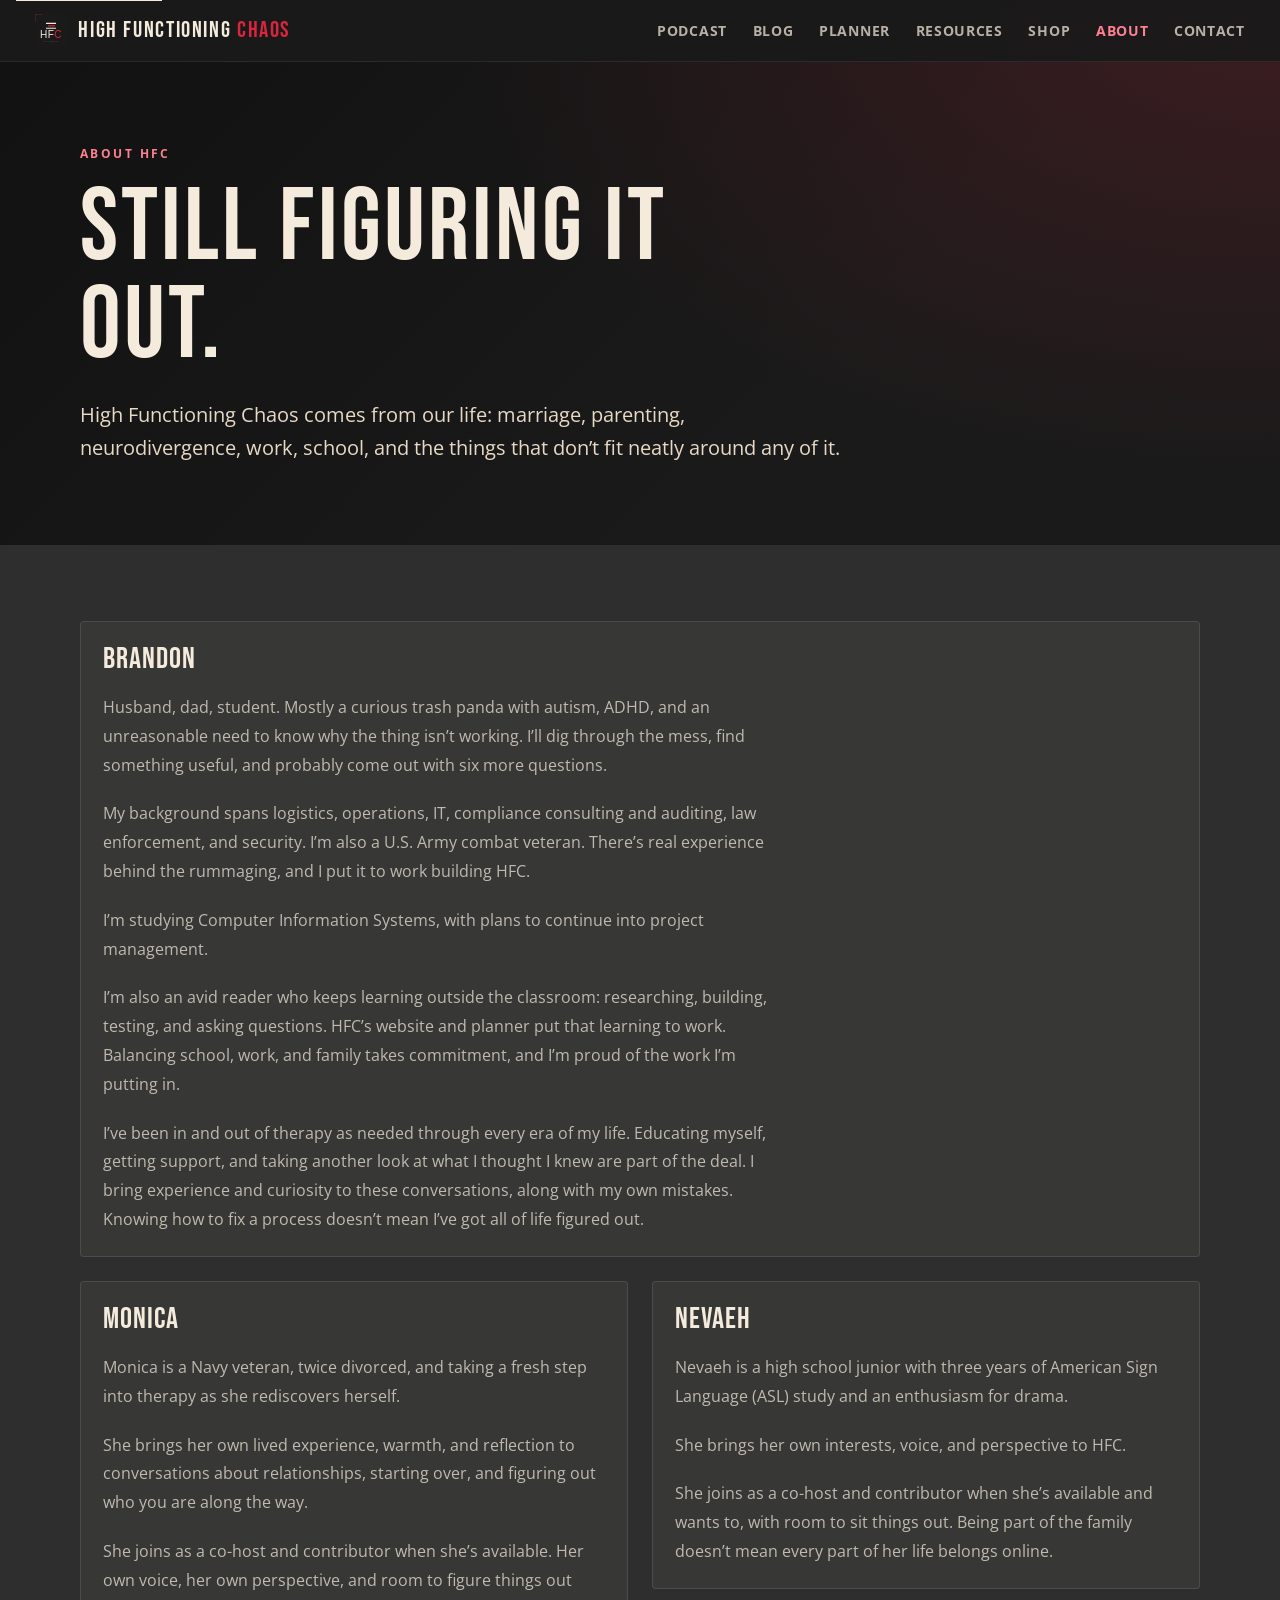
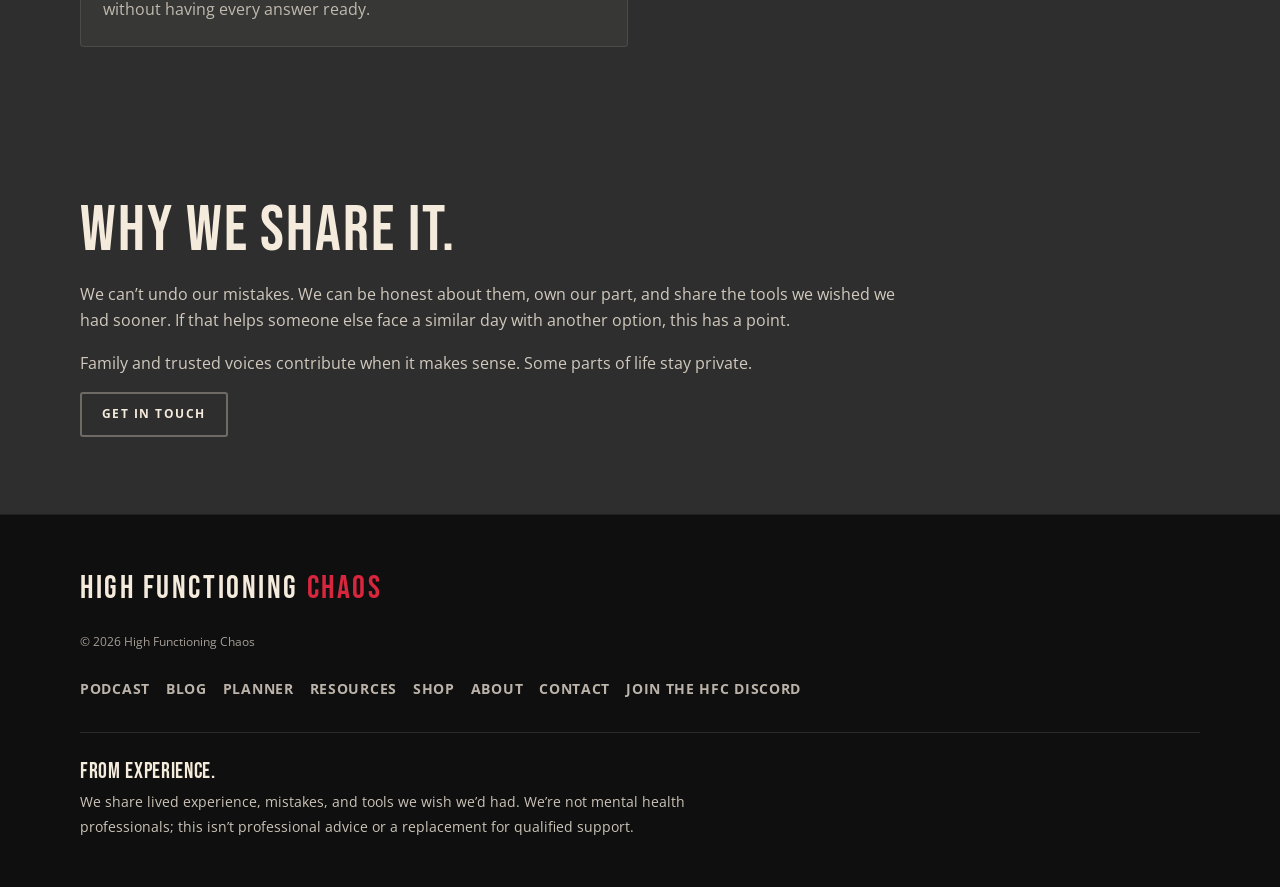
<file: about.html>
<!doctype html>
<html lang="en">
	<head>
		<meta charset="UTF-8" />
		<meta name="viewport" content="width=device-width, initial-scale=1.0" />
		<title>High Functioning Chaos | About</title>
		<meta
			name="description"
			content="The people and lived experience behind High Functioning Chaos."
		/>
		<link rel="preconnect" href="https://fonts.googleapis.com" />
		<link rel="preconnect" href="https://fonts.gstatic.com" crossorigin />
		<link
			href="https://fonts.googleapis.com/css2?family=Bebas+Neue&family=Open+Sans:ital,wght@0,300;0,400;0,600;0,700;1,300;1,400&display=swap"
			rel="stylesheet"
		/>
		<link rel="stylesheet" href="site.css" />
	</head>
	<body>
		<a class="skip-link" href="#main">Skip to content</a>
		<nav class="site-nav" aria-label="Primary navigation">
			<a
				class="brand-link"
				href="index.html"
				aria-label="High Functioning Chaos home"
				><img src="brand/logo-icon.svg" alt="" /><span class="brand-name"
					>High Functioning <span>Chaos</span></span
				></a
			><button
				class="nav-toggle"
				type="button"
				aria-label="Open navigation"
				aria-expanded="false"
				aria-controls="primary-links"
			>
				<span></span>
			</button>
			<ul class="nav-links" id="primary-links">
				<li>
					<a href="https://highfunctioningchaos.living/ecosystem.html"
						>Podcast</a
					>
				</li>
				<li><a href="https://www.highfunctioningchaos.blog/">Blog</a></li>
				<li>
					<a href="https://highfunctioningchaos.living/hfc-os.html">Planner</a>
				</li>
				<li>
					<a href="https://highfunctioningchaos.living/resources.html"
						>Resources</a
					>
				</li>
				<li><a href="https://highfunctioningchaos.store">Shop</a></li>
				<li>
					<a
						class="active"
						aria-current="page"
						href="https://highfunctioningchaos.living/about.html"
						>About</a
					>
				</li>
				<li>
					<a href="https://highfunctioningchaos.living/contact.html">Contact</a>
				</li>
			</ul>
		</nav>
		<main id="main">
			<header class="page-hero">
				<div class="container">
					<div class="eyebrow">About HFC</div>
					<h1>Still figuring it out.</h1>
					<p class="lead">
						High Functioning Chaos comes from our life: marriage, parenting,
						neurodivergence, work, school, and the things that don’t fit neatly
						around any of it.
					</p>
				</div>
			</header>
			<section class="band-soft">
				<div class="container">
					<div class="team-bios">
						<article class="content-card">
							<h2 class="card-heading">Brandon</h2>
							<p>
								Husband, dad, student. Mostly a curious trash panda with autism,
								ADHD, and an unreasonable need to know why the thing isn’t
								working. I’ll dig through the mess, find something useful, and
								probably come out with six more questions.
							</p>
							<p>
								My background spans logistics, operations, IT, compliance
								consulting and auditing, law enforcement, and security. I’m also
								a U.S. Army combat veteran. There’s real experience behind the
								rummaging, and I put it to work building HFC.
							</p>
							<p>
								I’m studying Computer Information Systems, with plans to
								continue into project management.
							</p>
							<p>
								I’m also an avid reader who keeps learning outside the
								classroom: researching, building, testing, and asking questions.
								HFC’s website and planner put that learning to work. Balancing
								school, work, and family takes commitment, and I’m proud of the
								work I’m putting in.
							</p>
							<p>
								I’ve been in and out of therapy as needed through every era of
								my life. Educating myself, getting support, and taking another
								look at what I thought I knew are part of the deal. I bring
								experience and curiosity to these conversations, along with my
								own mistakes. Knowing how to fix a process doesn’t mean I’ve got
								all of life figured out.
							</p>
						</article>
						<article class="content-card">
							<h2 class="card-heading">Monica</h2>
							<p>
								Monica is a Navy veteran, twice divorced, and taking a fresh
								step into therapy as she rediscovers herself.
							</p>
							<p>
								She brings her own lived experience, warmth, and reflection to
								conversations about relationships, starting over, and figuring
								out who you are along the way.
							</p>
							<p>
								She joins as a co-host and contributor when she’s available. Her
								own voice, her own perspective, and room to figure things out
								without having every answer ready.
							</p>
						</article>
						<article class="content-card">
							<h2 class="card-heading">Nevaeh</h2>
							<p>
								Nevaeh is a high school junior with three years of American Sign
								Language (ASL) study and an enthusiasm for drama.
							</p>
							<p>
								She brings her own interests, voice, and perspective to HFC.
							</p>
							<p>
								She joins as a co-host and contributor when she’s available and
								wants to, with room to sit things out. Being part of the family
								doesn’t mean every part of her life belongs online.
							</p>
						</article>
					</div>
				</div>
			</section>
			<section class="band-soft">
				<div class="container">
					<div class="narrow">
						<h2>Why we share it.</h2>
						<p>
							We can’t undo our mistakes. We can be honest about them, own our
							part, and share the tools we wished we had sooner. If that helps
							someone else face a similar day with another option, this has a
							point.
						</p>
						<p>
							Family and trusted voices contribute when it makes sense. Some
							parts of life stay private.
						</p>
						<a class="btn btn-outline" href="contact.html">Get in touch</a>
					</div>
				</div>
			</section>
		</main>
		<footer class="footer">
			<div class="container">
				<div class="footer-grid">
					<div>
						<div class="footer-logo">High Functioning <span>Chaos</span></div>
						<div class="copyright">&copy; 2026 High Functioning Chaos</div>
					</div>
					<div class="footer-links">
						<a href="https://highfunctioningchaos.living/ecosystem.html"
							>Podcast</a
						><a href="https://www.highfunctioningchaos.blog/">Blog</a
						><a href="https://highfunctioningchaos.living/hfc-os.html"
							>Planner</a
						><a href="https://highfunctioningchaos.living/resources.html"
							>Resources</a
						><a href="https://highfunctioningchaos.store">Shop</a
						><a href="https://highfunctioningchaos.living/about.html">About</a
						><a href="https://highfunctioningchaos.living/contact.html"
							>Contact</a
						>
					<a href="https://discord.gg/9jzFpufk8f">Join the HFC Discord</a>
					</div>
				</div>
				<div class="site-disclaimer">
					<h2>From experience.</h2>
					<p>
						We share lived experience, mistakes, and tools we wish we’d had.
						We’re not mental health professionals; this isn’t professional
						advice or a replacement for qualified support.
					</p>
				</div>
			</div>
		</footer>
		<script src="site.js"></script>
	</body>
</html>
</file>
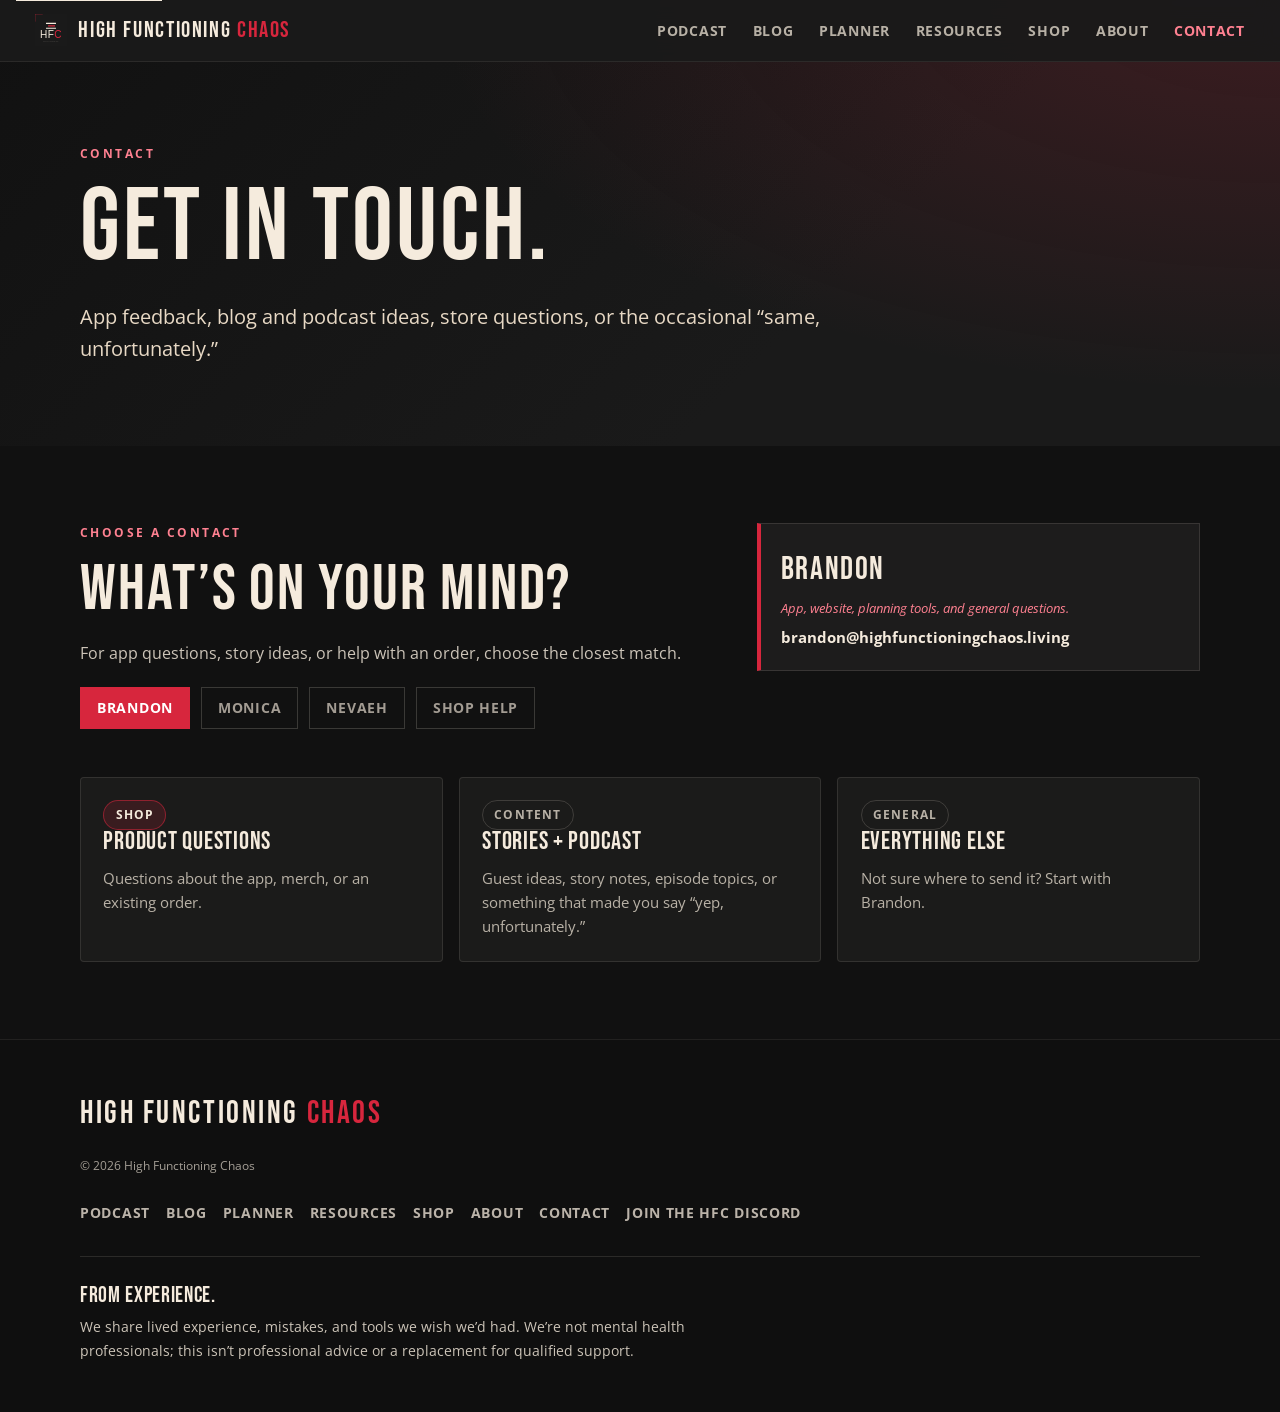
<file: contact.html>
<!doctype html>
<html lang="en">
	<head>
		<meta charset="UTF-8" />
		<meta name="viewport" content="width=device-width, initial-scale=1.0" />
		<title>High Functioning Chaos | Contact</title>
		<meta
			name="description"
			content="Contact HFC about the app, blog, podcast, or store."
		/>
		<link rel="preconnect" href="https://fonts.googleapis.com" />
		<link rel="preconnect" href="https://fonts.gstatic.com" crossorigin />
		<link
			href="https://fonts.googleapis.com/css2?family=Bebas+Neue&family=Open+Sans:ital,wght@0,300;0,400;0,600;0,700;1,300;1,400&display=swap"
			rel="stylesheet"
		/>
		<link rel="stylesheet" href="site.css" />
	</head>
	<body>
		<a class="skip-link" href="#main">Skip to content</a>
		<nav class="site-nav" aria-label="Primary navigation">
			<a
				class="brand-link"
				href="index.html"
				aria-label="High Functioning Chaos home"
				><img src="brand/logo-icon.svg" alt="" /><span class="brand-name"
					>High Functioning <span>Chaos</span></span
				></a
			><button
				class="nav-toggle"
				type="button"
				aria-label="Open navigation"
				aria-expanded="false"
				aria-controls="primary-links"
			>
				<span></span>
			</button>
			<ul class="nav-links" id="primary-links">
				<li>
					<a href="https://highfunctioningchaos.living/ecosystem.html"
						>Podcast</a
					>
				</li>
				<li><a href="https://www.highfunctioningchaos.blog/">Blog</a></li>
				<li>
					<a href="https://highfunctioningchaos.living/hfc-os.html">Planner</a>
				</li>
				<li>
					<a href="https://highfunctioningchaos.living/resources.html"
						>Resources</a
					>
				</li>
				<li><a href="https://highfunctioningchaos.store">Shop</a></li>
				<li>
					<a href="https://highfunctioningchaos.living/about.html">About</a>
				</li>
				<li>
					<a
						class="active"
						aria-current="page"
						href="https://highfunctioningchaos.living/contact.html"
						>Contact</a
					>
				</li>
			</ul>
		</nav>
		<main id="main">
			<header class="page-hero">
				<div class="container">
					<div class="eyebrow">Contact</div>
					<h1>Get in touch.</h1>
					<p class="lead">
						App feedback, blog and podcast ideas, store questions, or the
						occasional “same, unfortunately.”
					</p>
				</div>
			</header>

			<section class="band-ink">
				<div class="container">
					<div class="contact-area" style="margin-top: 0">
						<div>
							<div class="eyebrow">Choose A Contact</div>
							<h2>What’s on your mind?</h2>
							<p>
								For app questions, story ideas, or help with an order, choose
								the closest match.
							</p>
							<div
								class="contact-selector"
								role="group"
								aria-label="Choose contact person"
							>
								<button
									class="contact-btn active"
									type="button"
									data-contact="brandon"
								>
									Brandon
								</button>
								<button class="contact-btn" type="button" data-contact="monica">
									Monica
								</button>
								<button class="contact-btn" type="button" data-contact="nevaeh">
									Nevaeh
								</button>
								<button class="contact-btn" type="button" data-contact="shop">
									Shop Help
								</button>
							</div>
						</div>
						<div class="contact-display" aria-live="polite">
							<div id="contact-name">Brandon</div>
							<div id="contact-note">
								App, website, planning tools, and general questions.
							</div>
							<a
								id="contact-email"
								href="mailto:brandon@highfunctioningchaos.living"
								>brandon@highfunctioningchaos.living</a
							>
						</div>
					</div>

					<div class="grid-3" style="margin-top: 3rem">
						<article class="resource-card">
							<div>
								<span class="status-pill ready">Shop</span>
								<h3>Product Questions</h3>
								<p>Questions about the app, merch, or an existing order.</p>
							</div>
						</article>
						<article class="resource-card">
							<div>
								<span class="status-pill">Content</span>
								<h3>Stories + Podcast</h3>
								<p>
									Guest ideas, story notes, episode topics, or something that
									made you say “yep, unfortunately.”
								</p>
							</div>
						</article>
						<article class="resource-card">
							<div>
								<span class="status-pill">General</span>
								<h3>Everything Else</h3>
								<p>Not sure where to send it? Start with Brandon.</p>
							</div>
						</article>
					</div>
				</div>
			</section>
		</main>
		<footer class="footer">
			<div class="container">
				<div class="footer-grid">
					<div>
						<div class="footer-logo">High Functioning <span>Chaos</span></div>
						<div class="copyright">&copy; 2026 High Functioning Chaos</div>
					</div>
					<div class="footer-links">
						<a href="https://highfunctioningchaos.living/ecosystem.html"
							>Podcast</a
						><a href="https://www.highfunctioningchaos.blog/">Blog</a
						><a href="https://highfunctioningchaos.living/hfc-os.html"
							>Planner</a
						><a href="https://highfunctioningchaos.living/resources.html"
							>Resources</a
						><a href="https://highfunctioningchaos.store">Shop</a
						><a href="https://highfunctioningchaos.living/about.html">About</a
						><a href="https://highfunctioningchaos.living/contact.html"
							>Contact</a
						>
					<a href="https://discord.gg/9jzFpufk8f">Join the HFC Discord</a>
					</div>
				</div>
				<div class="site-disclaimer">
					<h2>From experience.</h2>
					<p>
						We share lived experience, mistakes, and tools we wish we’d had.
						We’re not mental health professionals; this isn’t professional
						advice or a replacement for qualified support.
					</p>
				</div>
			</div>
		</footer>
		<script src="site.js"></script>
	</body>
</html>
</file>
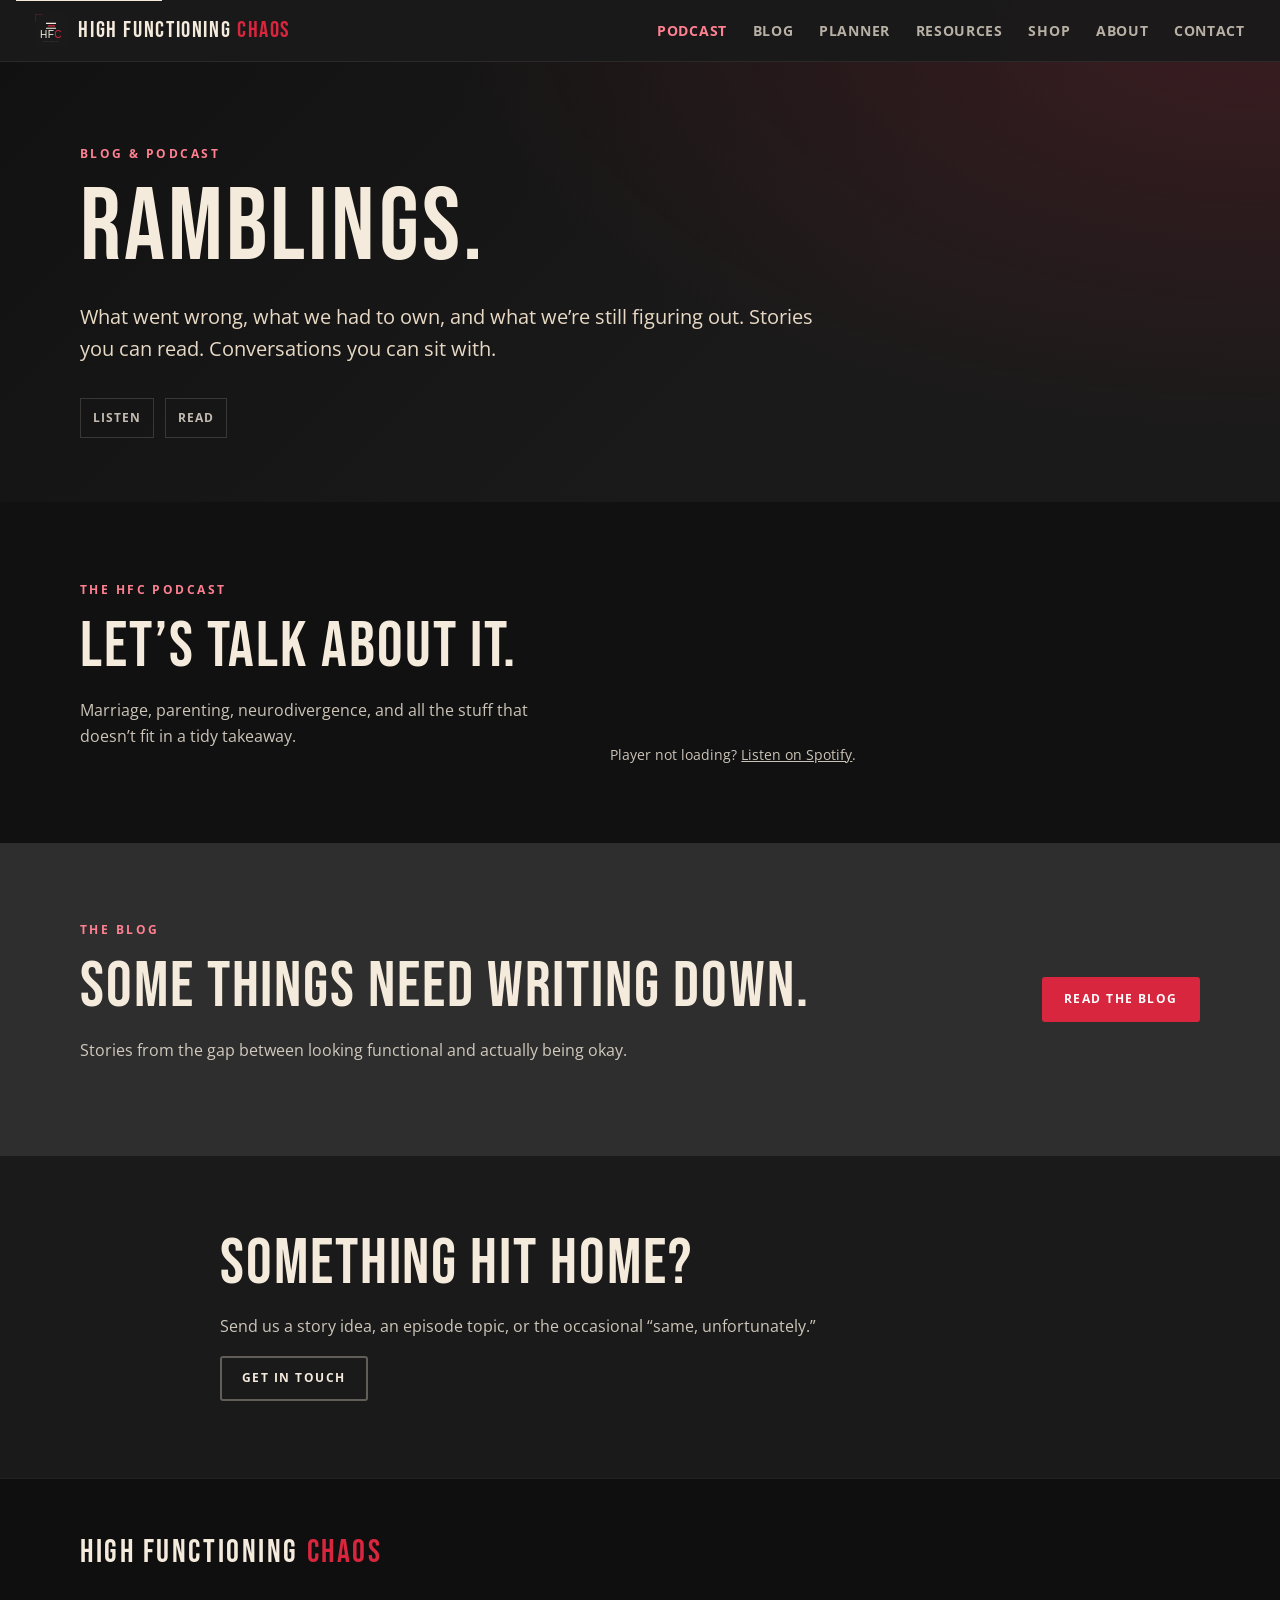
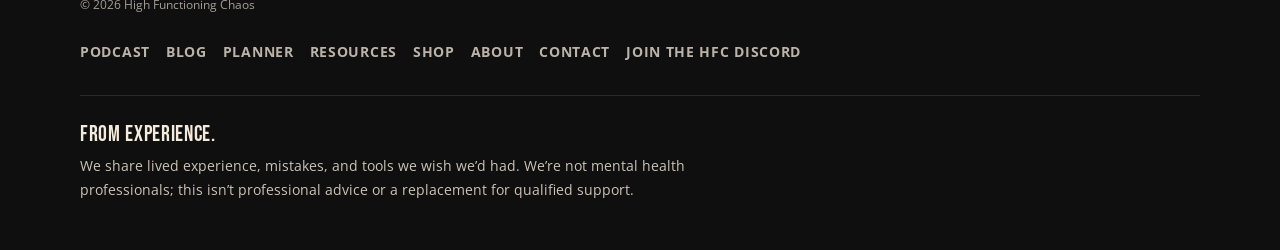
<file: ecosystem.html>
<!doctype html>
<html lang="en">
	<head>
		<meta charset="UTF-8" />
		<meta name="viewport" content="width=device-width, initial-scale=1.0" />
		<title>Ramblings | HFC Blog & Podcast</title>
		<meta
			name="description"
			content="Read High Functioning Chaos on the blog or listen to the HFC podcast right here."
		/>
		<link rel="preconnect" href="https://fonts.googleapis.com" />
		<link rel="preconnect" href="https://fonts.gstatic.com" crossorigin />
		<link
			href="https://fonts.googleapis.com/css2?family=Bebas+Neue&family=Open+Sans:ital,wght@0,300;0,400;0,600;0,700;1,300;1,400&display=swap"
			rel="stylesheet"
		/>
		<link rel="stylesheet" href="site.css" />
	</head>
	<body>
		<a class="skip-link" href="#main">Skip to content</a>
		<nav class="site-nav" aria-label="Primary navigation">
			<a
				class="brand-link"
				href="index.html"
				aria-label="High Functioning Chaos home"
				><img src="brand/logo-icon.svg" alt="" /><span class="brand-name"
					>High Functioning <span>Chaos</span></span
				></a
			><button
				class="nav-toggle"
				type="button"
				aria-label="Open navigation"
				aria-expanded="false"
				aria-controls="primary-links"
			>
				<span></span>
			</button>
			<ul class="nav-links" id="primary-links">
				<li>
					<a
						class="active"
						aria-current="page"
						href="https://highfunctioningchaos.living/ecosystem.html"
						>Podcast</a
					>
				</li>
				<li><a href="https://www.highfunctioningchaos.blog/">Blog</a></li>
				<li>
					<a href="https://highfunctioningchaos.living/hfc-os.html">Planner</a>
				</li>
				<li>
					<a href="https://highfunctioningchaos.living/resources.html"
						>Resources</a
					>
				</li>
				<li><a href="https://highfunctioningchaos.store">Shop</a></li>
				<li>
					<a href="https://highfunctioningchaos.living/about.html">About</a>
				</li>
				<li>
					<a href="https://highfunctioningchaos.living/contact.html">Contact</a>
				</li>
			</ul>
		</nav>
		<main id="main">
			<header class="page-hero">
				<div class="container">
					<div class="eyebrow">Blog &amp; podcast</div>
					<h1>Ramblings.</h1>
					<p class="lead">
						What went wrong, what we had to own, and what we’re still figuring
						out. Stories you can read. Conversations you can sit with.
					</p>
					<div class="subnav-strip">
						<a href="#podcast">Listen</a><a href="#blog">Read</a>
					</div>
				</div>
			</header>
			<section class="band-ink" id="podcast" aria-labelledby="podcast-heading">
				<div class="container listen-layout">
					<div>
						<div class="eyebrow">The HFC podcast</div>
						<h2 id="podcast-heading">Let’s talk about it.</h2>
						<p>
							Marriage, parenting, neurodivergence, and all the stuff that
							doesn’t fit in a tidy takeaway.
						</p>
					</div>
					<div class="podcast-player">
						<iframe
							title="High Functioning Chaos on Spotify"
							src="https://open.spotify.com/embed/show/0340PghyETw5KoMD6yYWJC?utm_source=oembed"
							width="100%"
							height="152"
							allow="
								autoplay;
								clipboard-write;
								encrypted-media;
								fullscreen;
								picture-in-picture;
							"
							loading="lazy"
							allowfullscreen
						></iframe>
						<p class="small-note">
							Player not loading?
							<a href="https://open.spotify.com/show/0340PghyETw5KoMD6yYWJC"
								>Listen on Spotify</a
							>.
						</p>
					</div>
				</div>
			</section>
			<section class="band-soft" id="blog" aria-labelledby="blog-heading">
				<div class="container store-row">
					<div>
						<div class="eyebrow">The blog</div>
						<h2 id="blog-heading">Some things need writing down.</h2>
						<p>
							Stories from the gap between looking functional and actually being
							okay.
						</p>
					</div>
					<a class="btn btn-primary" href="https://highfunctioningchaos.blog"
						>Read the blog</a
					>
				</div>
			</section>
			<section class="band-dark">
				<div class="container narrow">
					<h2>Something hit home?</h2>
					<p>
						Send us a story idea, an episode topic, or the occasional “same,
						unfortunately.”
					</p>
					<a class="btn btn-outline" href="contact.html">Get in touch</a>
				</div>
			</section>
		</main>
		<footer class="footer">
			<div class="container">
				<div class="footer-grid">
					<div>
						<div class="footer-logo">High Functioning <span>Chaos</span></div>
						<div class="copyright">&copy; 2026 High Functioning Chaos</div>
					</div>
					<div class="footer-links">
						<a href="https://highfunctioningchaos.living/ecosystem.html"
							>Podcast</a
						><a href="https://www.highfunctioningchaos.blog/">Blog</a
						><a href="https://highfunctioningchaos.living/hfc-os.html"
							>Planner</a
						><a href="https://highfunctioningchaos.living/resources.html"
							>Resources</a
						><a href="https://highfunctioningchaos.store">Shop</a
						><a href="https://highfunctioningchaos.living/about.html">About</a
						><a href="https://highfunctioningchaos.living/contact.html"
							>Contact</a
						>
					<a href="https://discord.gg/9jzFpufk8f">Join the HFC Discord</a>
					</div>
				</div>
				<div class="site-disclaimer">
					<h2>From experience.</h2>
					<p>
						We share lived experience, mistakes, and tools we wish we’d had.
						We’re not mental health professionals; this isn’t professional
						advice or a replacement for qualified support.
					</p>
				</div>
			</div>
		</footer>
		<script src="site.js"></script>
	</body>
</html>
</file>
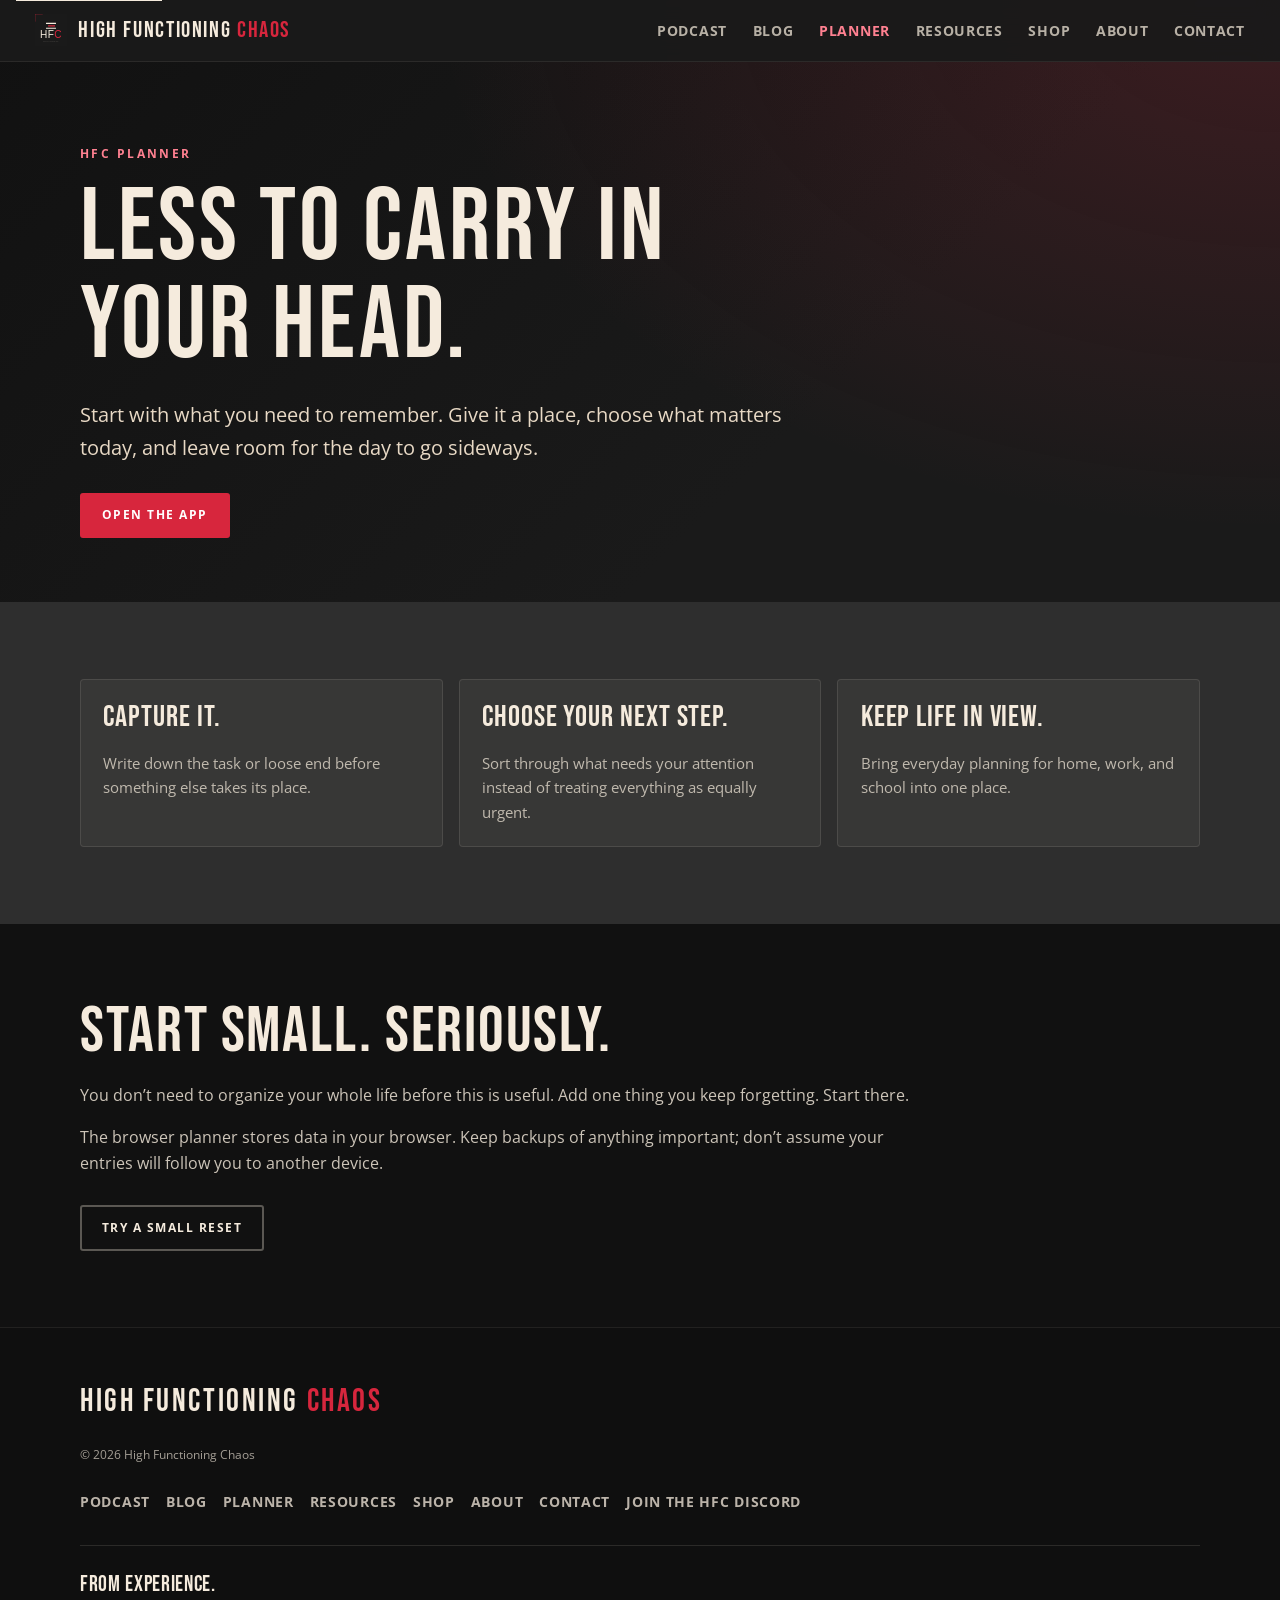
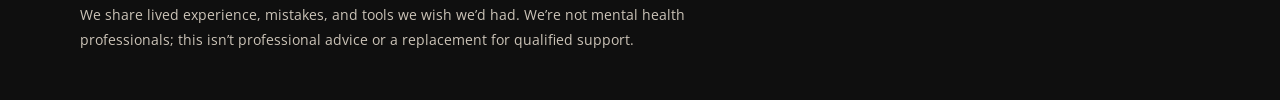
<file: hfc-os.html>
<!doctype html>
<html lang="en">
	<head>
		<meta charset="UTF-8" />
		<meta name="viewport" content="width=device-width, initial-scale=1.0" />
		<title>High Functioning Chaos | App</title>
		<meta
			name="description"
			content="Meet HFC Planner: a place for tasks, priorities, notes, and everyday planning."
		/>
		<link rel="preconnect" href="https://fonts.googleapis.com" />
		<link rel="preconnect" href="https://fonts.gstatic.com" crossorigin />
		<link
			href="https://fonts.googleapis.com/css2?family=Bebas+Neue&family=Open+Sans:ital,wght@0,300;0,400;0,600;0,700;1,300;1,400&display=swap"
			rel="stylesheet"
		/>
		<link rel="stylesheet" href="site.css" />
	</head>
	<body>
		<a class="skip-link" href="#main">Skip to content</a>
		<nav class="site-nav" aria-label="Primary navigation">
			<a
				class="brand-link"
				href="index.html"
				aria-label="High Functioning Chaos home"
				><img src="brand/logo-icon.svg" alt="" /><span class="brand-name"
					>High Functioning <span>Chaos</span></span
				></a
			><button
				class="nav-toggle"
				type="button"
				aria-label="Open navigation"
				aria-expanded="false"
				aria-controls="primary-links"
			>
				<span></span>
			</button>
			<ul class="nav-links" id="primary-links">
				<li>
					<a href="https://highfunctioningchaos.living/ecosystem.html"
						>Podcast</a
					>
				</li>
				<li><a href="https://www.highfunctioningchaos.blog/">Blog</a></li>
				<li>
					<a
						class="active"
						aria-current="page"
						href="https://highfunctioningchaos.living/hfc-os.html"
						>Planner</a
					>
				</li>
				<li>
					<a href="https://highfunctioningchaos.living/resources.html"
						>Resources</a
					>
				</li>
				<li><a href="https://highfunctioningchaos.store">Shop</a></li>
				<li>
					<a href="https://highfunctioningchaos.living/about.html">About</a>
				</li>
				<li>
					<a href="https://highfunctioningchaos.living/contact.html">Contact</a>
				</li>
			</ul>
		</nav>
		<main id="main">
			<header class="page-hero">
				<div class="container">
					<div class="eyebrow">HFC Planner</div>
					<h1>Less to carry in your head.</h1>
					<p class="lead">
						Start with what you need to remember. Give it a place, choose what
						matters today, and leave room for the day to go sideways.
					</p>
					<div class="btn-row">
						<a
							class="btn btn-primary"
							href="https://planner.highfunctioningchaos.living"
							>Open the app</a
						>
					</div>
				</div>
			</header>
			<section class="band-soft">
				<div class="container">
					<div class="grid-3">
						<article class="content-card">
							<h2 class="card-heading">Capture it.</h2>
							<p>
								Write down the task or loose end before something else takes its
								place.
							</p>
						</article>
						<article class="content-card">
							<h2 class="card-heading">Choose your next step.</h2>
							<p>
								Sort through what needs your attention instead of treating
								everything as equally urgent.
							</p>
						</article>
						<article class="content-card">
							<h2 class="card-heading">Keep life in view.</h2>
							<p>
								Bring everyday planning for home, work, and school into one
								place.
							</p>
						</article>
					</div>
				</div>
			</section>
			<section class="band-ink">
				<div class="container">
					<div class="narrow">
						<h2>Start small. Seriously.</h2>
						<p>
							You don’t need to organize your whole life before this is useful.
							Add one thing you keep forgetting. Start there.
						</p>
						<p>
							The browser planner stores data in your browser. Keep backups of
							anything important; don’t assume your entries will follow you to
							another device.
						</p>
						<div class="btn-row">
							<a class="btn btn-outline" href="resources.html"
								>Try a small reset</a
							>
						</div>
					</div>
				</div>
			</section>
		</main>
		<footer class="footer">
			<div class="container">
				<div class="footer-grid">
					<div>
						<div class="footer-logo">High Functioning <span>Chaos</span></div>
						<div class="copyright">&copy; 2026 High Functioning Chaos</div>
					</div>
					<div class="footer-links">
						<a href="https://highfunctioningchaos.living/ecosystem.html"
							>Podcast</a
						><a href="https://www.highfunctioningchaos.blog/">Blog</a
						><a href="https://highfunctioningchaos.living/hfc-os.html"
							>Planner</a
						><a href="https://highfunctioningchaos.living/resources.html"
							>Resources</a
						><a href="https://highfunctioningchaos.store">Shop</a
						><a href="https://highfunctioningchaos.living/about.html">About</a
						><a href="https://highfunctioningchaos.living/contact.html"
							>Contact</a
						>
					<a href="https://discord.gg/9jzFpufk8f">Join the HFC Discord</a>
					</div>
				</div>
				<div class="site-disclaimer">
					<h2>From experience.</h2>
					<p>
						We share lived experience, mistakes, and tools we wish we’d had.
						We’re not mental health professionals; this isn’t professional
						advice or a replacement for qualified support.
					</p>
				</div>
			</div>
		</footer>
		<script src="site.js"></script>
	</body>
</html>
</file>
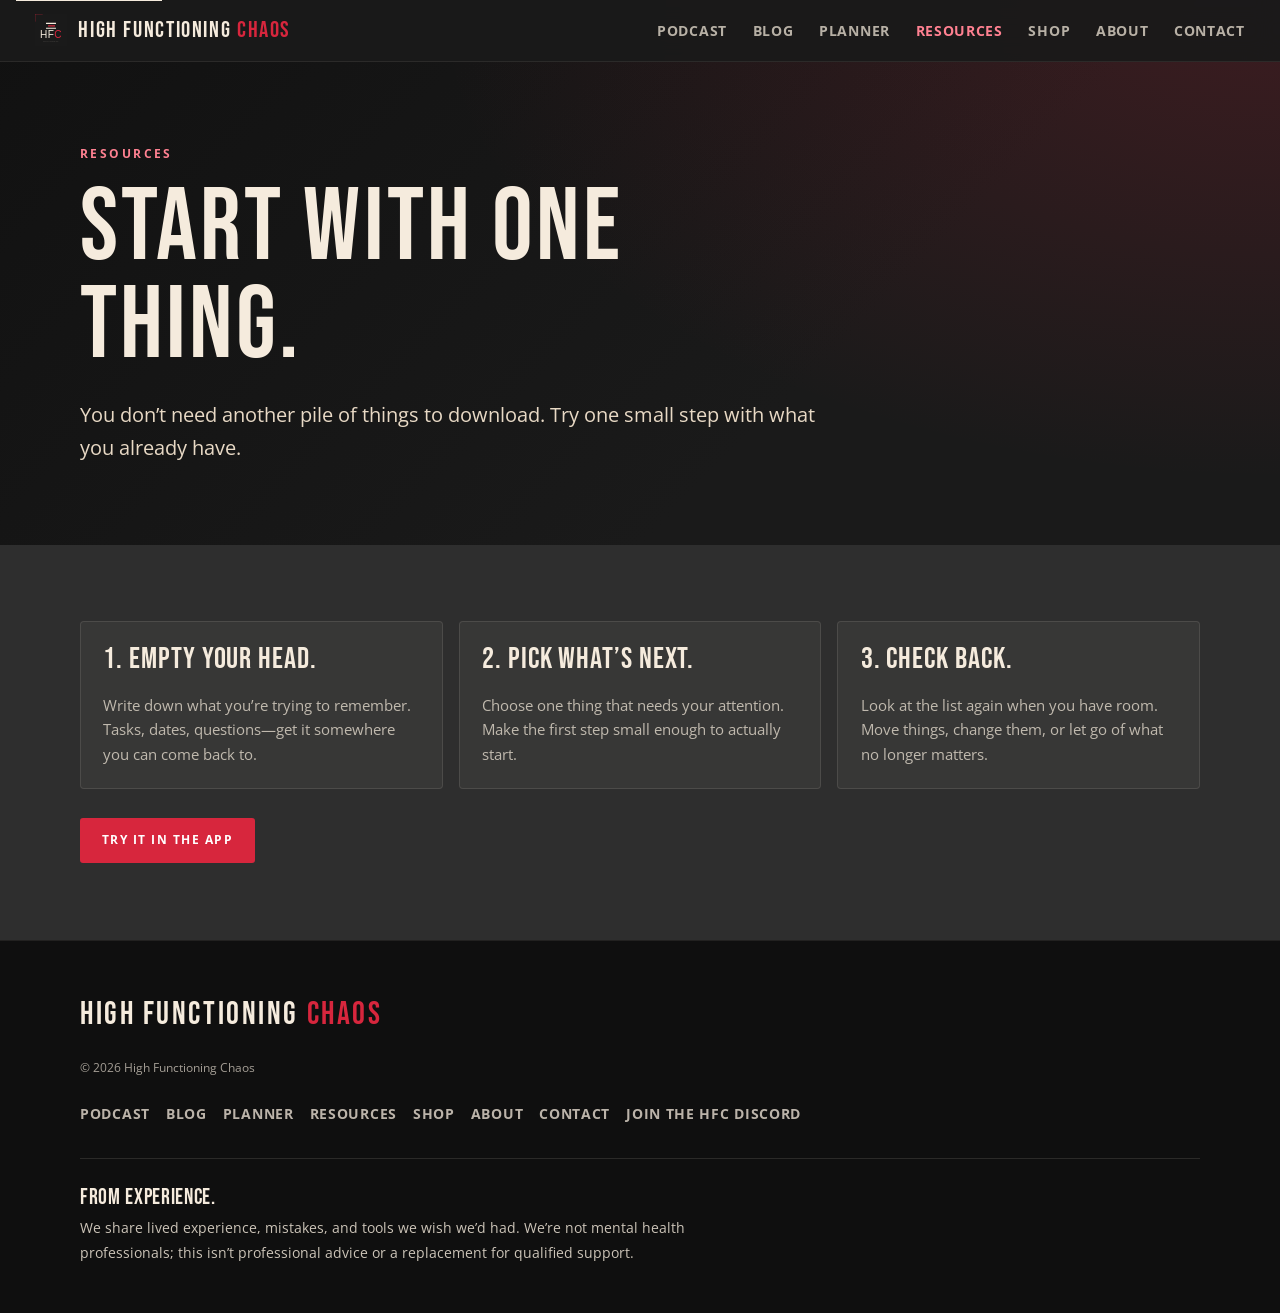
<file: resources.html>
<!doctype html>
<html lang="en">
	<head>
		<meta charset="UTF-8" />
		<meta name="viewport" content="width=device-width, initial-scale=1.0" />
		<title>High Functioning Chaos | Resources</title>
		<meta
			name="description"
			content="A simple starting point for everyday planning with HFC."
		/>
		<link rel="preconnect" href="https://fonts.googleapis.com" />
		<link rel="preconnect" href="https://fonts.gstatic.com" crossorigin />
		<link
			href="https://fonts.googleapis.com/css2?family=Bebas+Neue&family=Open+Sans:ital,wght@0,300;0,400;0,600;0,700;1,300;1,400&display=swap"
			rel="stylesheet"
		/>
		<link rel="stylesheet" href="site.css" />
	</head>
	<body>
		<a class="skip-link" href="#main">Skip to content</a>
		<nav class="site-nav" aria-label="Primary navigation">
			<a
				class="brand-link"
				href="index.html"
				aria-label="High Functioning Chaos home"
				><img src="brand/logo-icon.svg" alt="" /><span class="brand-name"
					>High Functioning <span>Chaos</span></span
				></a
			><button
				class="nav-toggle"
				type="button"
				aria-label="Open navigation"
				aria-expanded="false"
				aria-controls="primary-links"
			>
				<span></span>
			</button>
			<ul class="nav-links" id="primary-links">
				<li>
					<a href="https://highfunctioningchaos.living/ecosystem.html"
						>Podcast</a
					>
				</li>
				<li><a href="https://www.highfunctioningchaos.blog/">Blog</a></li>
				<li>
					<a href="https://highfunctioningchaos.living/hfc-os.html">Planner</a>
				</li>
				<li>
					<a
						class="active"
						aria-current="page"
						href="https://highfunctioningchaos.living/resources.html"
						>Resources</a
					>
				</li>
				<li><a href="https://highfunctioningchaos.store">Shop</a></li>
				<li>
					<a href="https://highfunctioningchaos.living/about.html">About</a>
				</li>
				<li>
					<a href="https://highfunctioningchaos.living/contact.html">Contact</a>
				</li>
			</ul>
		</nav>
		<main id="main">
			<header class="page-hero">
				<div class="container">
					<div class="eyebrow">Resources</div>
					<h1>Start with one thing.</h1>
					<p class="lead">
						You don’t need another pile of things to download. Try one small
						step with what you already have.
					</p>
				</div>
			</header>
			<section class="band-soft">
				<div class="container">
					<div class="grid-3">
						<article class="content-card">
							<h2 class="card-heading">1. Empty your head.</h2>
							<p>
								Write down what you’re trying to remember. Tasks, dates,
								questions—get it somewhere you can come back to.
							</p>
						</article>
						<article class="content-card">
							<h2 class="card-heading">2. Pick what’s next.</h2>
							<p>
								Choose one thing that needs your attention. Make the first step
								small enough to actually start.
							</p>
						</article>
						<article class="content-card">
							<h2 class="card-heading">3. Check back.</h2>
							<p>
								Look at the list again when you have room. Move things, change
								them, or let go of what no longer matters.
							</p>
						</article>
					</div>
					<div class="btn-row">
						<a
							class="btn btn-primary"
							href="https://planner.highfunctioningchaos.living"
							>Try it in the app</a
						>
					</div>
				</div>
			</section>
		</main>
		<footer class="footer">
			<div class="container">
				<div class="footer-grid">
					<div>
						<div class="footer-logo">High Functioning <span>Chaos</span></div>
						<div class="copyright">&copy; 2026 High Functioning Chaos</div>
					</div>
					<div class="footer-links">
						<a href="https://highfunctioningchaos.living/ecosystem.html"
							>Podcast</a
						><a href="https://www.highfunctioningchaos.blog/">Blog</a
						><a href="https://highfunctioningchaos.living/hfc-os.html"
							>Planner</a
						><a href="https://highfunctioningchaos.living/resources.html"
							>Resources</a
						><a href="https://highfunctioningchaos.store">Shop</a
						><a href="https://highfunctioningchaos.living/about.html">About</a
						><a href="https://highfunctioningchaos.living/contact.html"
							>Contact</a
						>
					<a href="https://discord.gg/9jzFpufk8f">Join the HFC Discord</a>
					</div>
				</div>
				<div class="site-disclaimer">
					<h2>From experience.</h2>
					<p>
						We share lived experience, mistakes, and tools we wish we’d had.
						We’re not mental health professionals; this isn’t professional
						advice or a replacement for qualified support.
					</p>
				</div>
			</div>
		</footer>
		<script src="site.js"></script>
	</body>
</html>
</file>
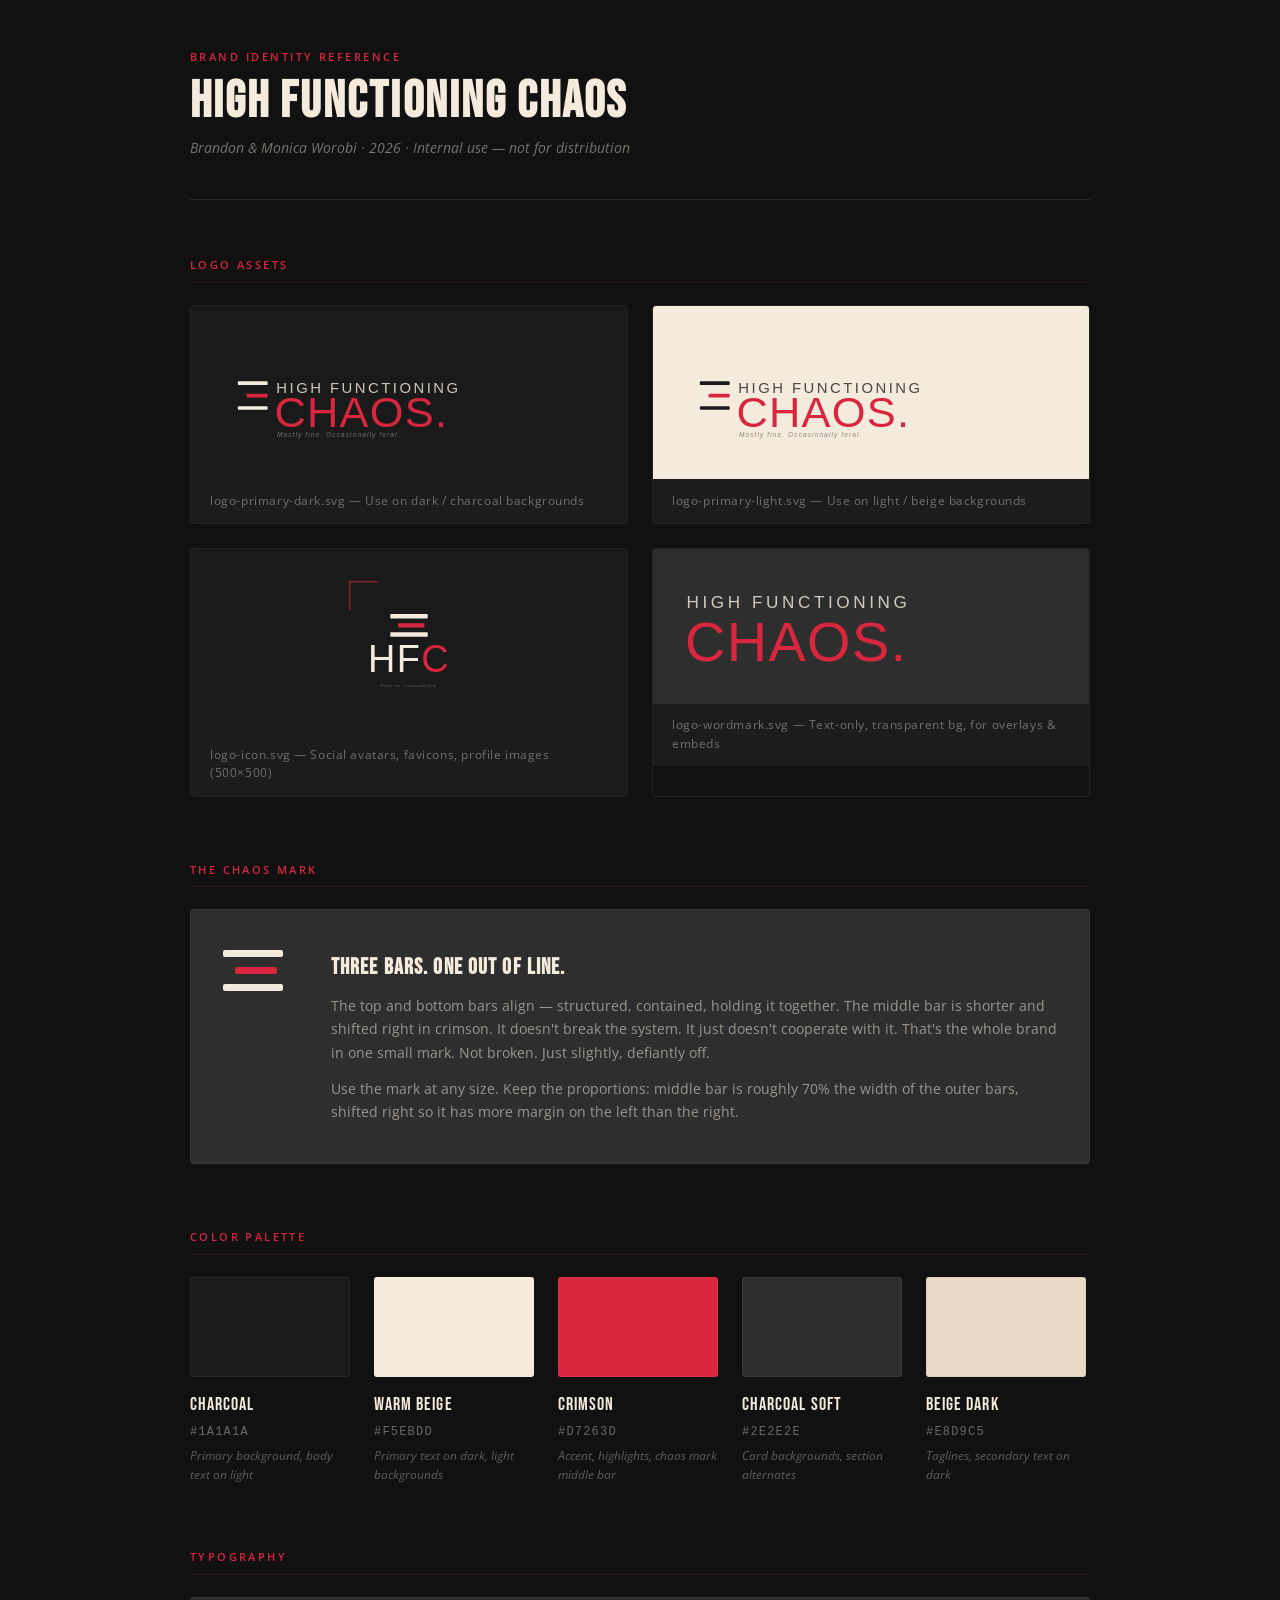
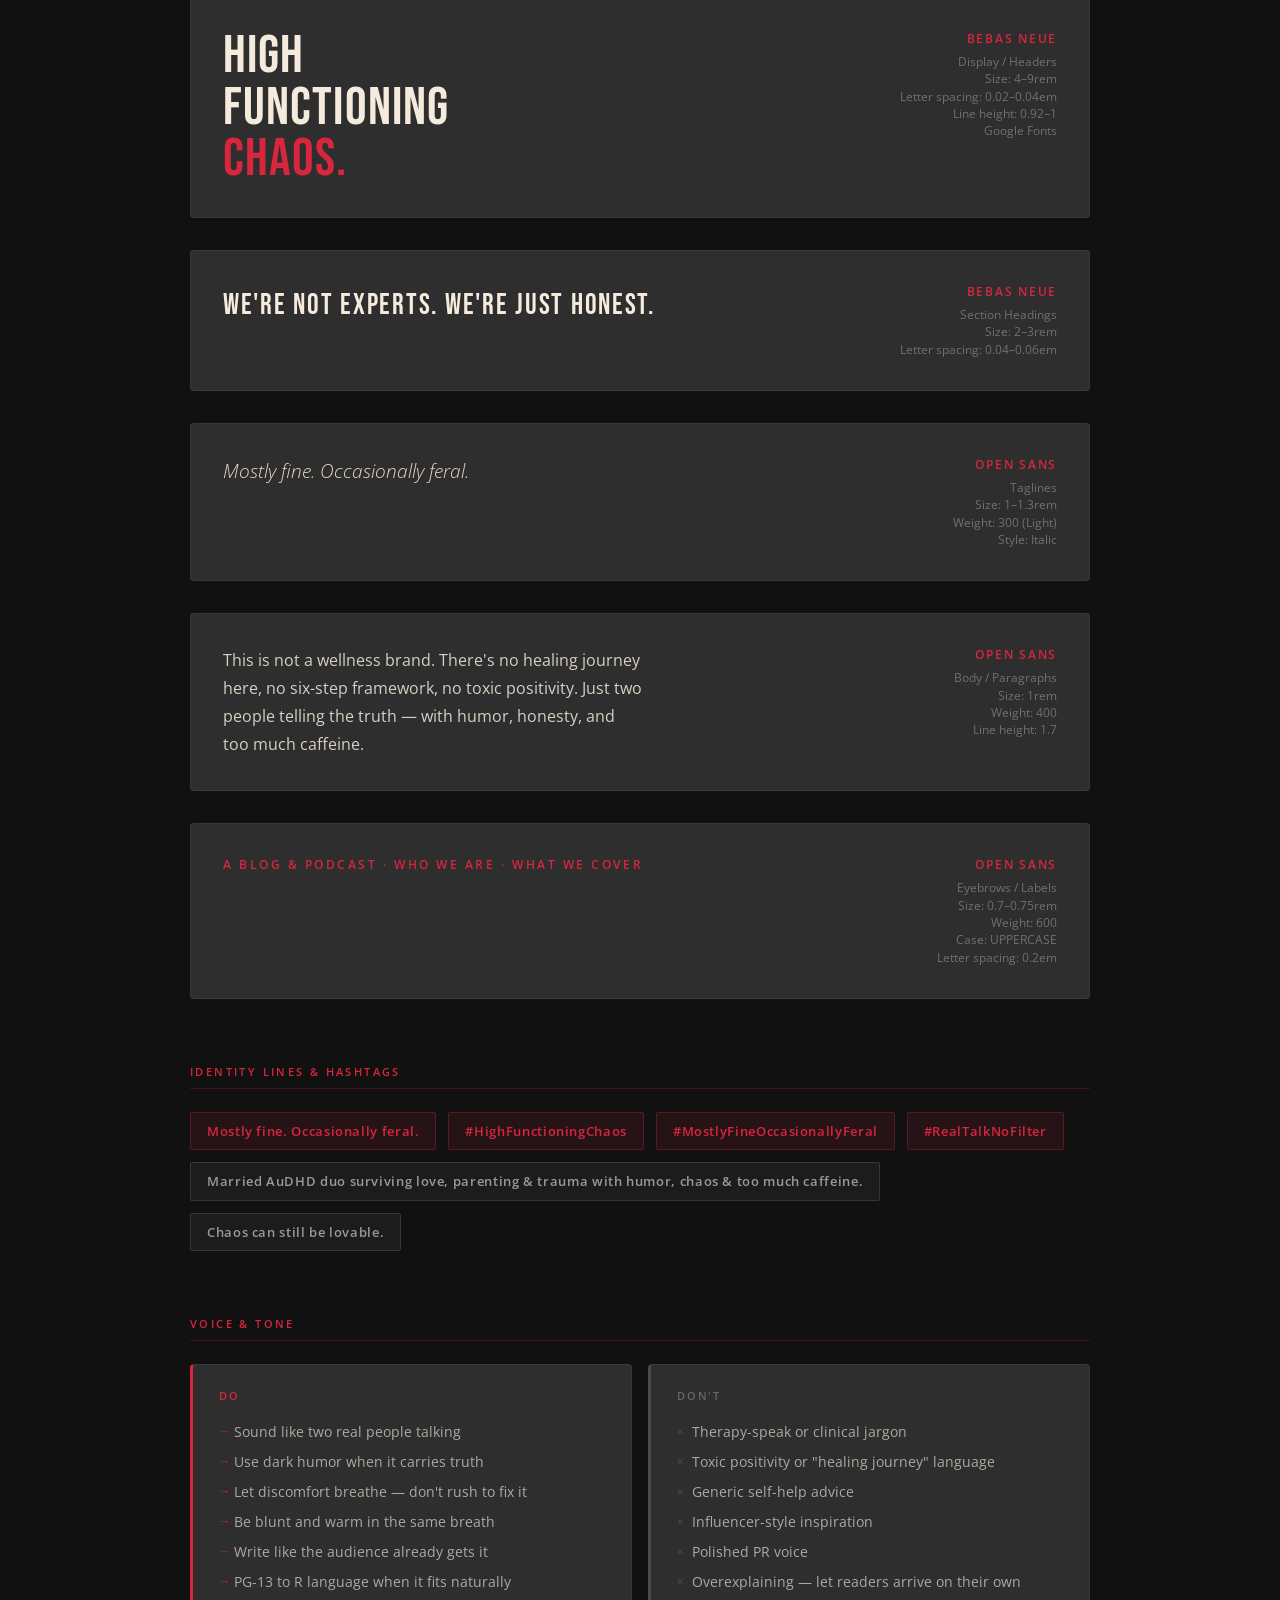
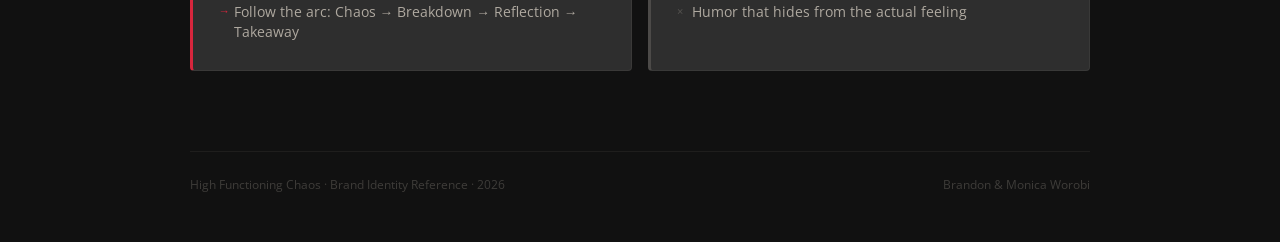
<file: brand/brand-sheet.html>
<!DOCTYPE html>
<html lang="en">
<head>
  <meta charset="UTF-8"/>
  <meta name="viewport" content="width=device-width, initial-scale=1.0"/>
  <title>High Functioning Chaos — Brand Sheet</title>
  <link rel="preconnect" href="https://fonts.googleapis.com"/>
  <link rel="preconnect" href="https://fonts.gstatic.com" crossorigin/>
  <link href="https://fonts.googleapis.com/css2?family=Bebas+Neue&family=Open+Sans:ital,wght@0,300;0,400;0,600;1,300;1,400&display=swap" rel="stylesheet"/>
  <style>
    *, *::before, *::after { box-sizing: border-box; margin: 0; padding: 0; }
    :root {
      --charcoal: #1A1A1A;
      --beige:    #F5EBDD;
      --crimson:  #D7263D;
      --beige-dark: #e8d9c5;
      --charcoal-soft: #2e2e2e;
      --mid: #888;
    }
    body {
      background: #111;
      color: var(--beige);
      font-family: 'Open Sans', sans-serif;
      font-size: 15px;
      line-height: 1.6;
      padding: 3rem 2rem;
    }
    .sheet {
      max-width: 900px;
      margin: 0 auto;
    }

    /* ── PAGE HEADER ── */
    .page-header {
      border-bottom: 1px solid rgba(245,235,221,0.1);
      padding-bottom: 2.5rem;
      margin-bottom: 3.5rem;
    }
    .page-header .label {
      font-size: 0.7rem;
      font-weight: 600;
      letter-spacing: 0.22em;
      text-transform: uppercase;
      color: var(--crimson);
      margin-bottom: 0.6rem;
    }
    .page-header h1 {
      font-family: 'Bebas Neue', sans-serif;
      font-size: 3.2rem;
      letter-spacing: 0.04em;
      color: var(--beige);
      line-height: 1;
    }
    .page-header p {
      font-size: 0.9rem;
      color: rgba(245,235,221,0.45);
      margin-top: 0.6rem;
      font-style: italic;
    }

    /* ── SECTION ── */
    .section {
      margin-bottom: 4rem;
    }
    .section-label {
      font-size: 0.68rem;
      font-weight: 600;
      letter-spacing: 0.22em;
      text-transform: uppercase;
      color: var(--crimson);
      margin-bottom: 1.4rem;
      padding-bottom: 0.5rem;
      border-bottom: 1px solid rgba(215,38,61,0.2);
    }

    /* ── LOGO PREVIEWS ── */
    .logo-grid {
      display: grid;
      grid-template-columns: 1fr 1fr;
      gap: 1.5rem;
    }
    .logo-preview {
      border: 1px solid rgba(245,235,221,0.08);
      border-radius: 4px;
      overflow: hidden;
    }
    .logo-preview .canvas {
      display: flex;
      align-items: center;
      justify-content: flex-start;
      padding: 2.5rem 2rem;
    }
    .logo-preview .canvas.dark  { background: var(--charcoal); }
    .logo-preview .canvas.light { background: var(--beige); }
    .logo-preview .canvas.icon  {
      background: var(--charcoal);
      justify-content: center;
      padding: 2rem;
    }
    .logo-preview .meta {
      background: #1c1c1c;
      padding: 0.8rem 1.2rem;
      font-size: 0.72rem;
      color: rgba(245,235,221,0.4);
      letter-spacing: 0.05em;
    }
    .logo-preview img {
      max-width: 100%;
      height: auto;
      display: block;
    }
    .icon-wrap img {
      width: 120px;
      height: 120px;
    }

    /* ── CHAOS MARK EXPLAINER ── */
    .mark-explainer {
      display: flex;
      gap: 3rem;
      align-items: flex-start;
      background: var(--charcoal-soft);
      border: 1px solid rgba(245,235,221,0.06);
      border-radius: 4px;
      padding: 2.5rem 2rem;
    }
    .mark-demo {
      flex-shrink: 0;
      display: flex;
      flex-direction: column;
      gap: 10px;
    }
    .bar { border-radius: 2px; }
    .bar-1 { width: 60px; height: 7px; background: var(--beige); }
    .bar-2 { width: 42px; height: 7px; background: var(--crimson); margin-left: 12px; }
    .bar-3 { width: 60px; height: 7px; background: var(--beige); }
    .mark-desc h3 {
      font-family: 'Bebas Neue', sans-serif;
      font-size: 1.4rem;
      letter-spacing: 0.05em;
      color: var(--beige);
      margin-bottom: 0.5rem;
    }
    .mark-desc p {
      font-size: 0.88rem;
      color: rgba(245,235,221,0.55);
      line-height: 1.65;
    }

    /* ── COLOR PALETTE ── */
    .color-swatches {
      display: flex;
      gap: 1.5rem;
      flex-wrap: wrap;
    }
    .swatch {
      width: 160px;
    }
    .swatch-block {
      height: 100px;
      border-radius: 3px;
      margin-bottom: 0.9rem;
      border: 1px solid rgba(255,255,255,0.06);
    }
    .swatch-name {
      font-family: 'Bebas Neue', sans-serif;
      font-size: 1.1rem;
      letter-spacing: 0.06em;
      color: var(--beige);
      margin-bottom: 0.2rem;
    }
    .swatch-hex {
      font-size: 0.75rem;
      letter-spacing: 0.1em;
      color: rgba(245,235,221,0.4);
      font-family: 'Courier New', monospace;
      margin-bottom: 0.25rem;
    }
    .swatch-use {
      font-size: 0.75rem;
      color: rgba(245,235,221,0.35);
      font-style: italic;
    }

    /* ── TYPOGRAPHY ── */
    .type-samples {
      display: flex;
      flex-direction: column;
      gap: 2rem;
    }
    .type-row {
      background: var(--charcoal-soft);
      border: 1px solid rgba(245,235,221,0.06);
      border-radius: 4px;
      padding: 2rem;
      display: flex;
      justify-content: space-between;
      align-items: flex-start;
      gap: 2rem;
    }
    .type-sample { flex: 1; }
    .type-meta {
      flex-shrink: 0;
      width: 160px;
      text-align: right;
    }
    .type-meta .tf-name {
      font-size: 0.72rem;
      font-weight: 600;
      letter-spacing: 0.15em;
      text-transform: uppercase;
      color: var(--crimson);
      margin-bottom: 0.3rem;
    }
    .type-meta .tf-spec {
      font-size: 0.72rem;
      color: rgba(245,235,221,0.35);
      line-height: 1.5;
    }
    .bebas-h1 {
      font-family: 'Bebas Neue', sans-serif;
      font-size: 3.4rem;
      letter-spacing: 0.02em;
      color: var(--beige);
      line-height: 0.95;
    }
    .bebas-h1 .c { color: var(--crimson); }
    .bebas-h2 {
      font-family: 'Bebas Neue', sans-serif;
      font-size: 1.8rem;
      letter-spacing: 0.06em;
      color: var(--beige);
    }
    .bebas-nav {
      font-family: 'Open Sans', sans-serif;
      font-size: 0.75rem;
      font-weight: 600;
      letter-spacing: 0.18em;
      text-transform: uppercase;
      color: var(--beige);
      opacity: 0.75;
    }
    .open-body {
      font-family: 'Open Sans', sans-serif;
      font-size: 1rem;
      color: rgba(245,235,221,0.85);
      max-width: 420px;
      line-height: 1.75;
    }
    .open-tagline {
      font-family: 'Open Sans', sans-serif;
      font-size: 1.2rem;
      font-style: italic;
      font-weight: 300;
      color: var(--beige-dark);
    }
    .open-eyebrow {
      font-family: 'Open Sans', sans-serif;
      font-size: 0.72rem;
      font-weight: 600;
      letter-spacing: 0.22em;
      text-transform: uppercase;
      color: var(--crimson);
    }

    /* ── TONE RAIL ── */
    .tone-grid {
      display: grid;
      grid-template-columns: 1fr 1fr;
      gap: 1rem;
    }
    .tone-card {
      background: var(--charcoal-soft);
      border: 1px solid rgba(245,235,221,0.06);
      border-radius: 4px;
      padding: 1.4rem 1.6rem;
    }
    .tone-card.do { border-left: 3px solid var(--crimson); }
    .tone-card.dont { border-left: 3px solid rgba(245,235,221,0.15); }
    .tone-card .heading {
      font-size: 0.68rem;
      font-weight: 600;
      letter-spacing: 0.18em;
      text-transform: uppercase;
      margin-bottom: 0.8rem;
    }
    .tone-card.do .heading { color: var(--crimson); }
    .tone-card.dont .heading { color: rgba(245,235,221,0.3); }
    .tone-card ul {
      list-style: none;
      padding: 0;
    }
    .tone-card ul li {
      font-size: 0.85rem;
      color: rgba(245,235,221,0.65);
      padding: 0.3rem 0;
      padding-left: 1.1em;
      position: relative;
      line-height: 1.5;
    }
    .tone-card.do ul li::before {
      content: '→';
      position: absolute;
      left: 0;
      color: var(--crimson);
      font-size: 0.7rem;
      top: 0.35rem;
    }
    .tone-card.dont ul li::before {
      content: '×';
      position: absolute;
      left: 0;
      color: rgba(245,235,221,0.2);
      font-size: 0.7rem;
      top: 0.35rem;
    }

    /* ── HASHTAG / TAGLINE ── */
    .identity-pills {
      display: flex;
      flex-wrap: wrap;
      gap: 0.75rem;
      margin-top: 1rem;
    }
    .pill {
      background: rgba(215,38,61,0.1);
      border: 1px solid rgba(215,38,61,0.3);
      border-radius: 2px;
      padding: 0.5rem 1rem;
      font-size: 0.8rem;
      font-weight: 600;
      letter-spacing: 0.05em;
      color: var(--crimson);
    }
    .pill.neutral {
      background: rgba(245,235,221,0.05);
      border-color: rgba(245,235,221,0.12);
      color: rgba(245,235,221,0.6);
    }

    /* ── FOOTER ── */
    .sheet-footer {
      margin-top: 5rem;
      padding-top: 1.5rem;
      border-top: 1px solid rgba(245,235,221,0.06);
      font-size: 0.72rem;
      color: rgba(245,235,221,0.2);
      display: flex;
      justify-content: space-between;
    }
  </style>
</head>
<body>
<div class="sheet">

  <!-- PAGE HEADER -->
  <div class="page-header">
    <div class="label">Brand Identity Reference</div>
    <h1>High Functioning Chaos</h1>
    <p>Brandon &amp; Monica Worobi · 2026 · Internal use — not for distribution</p>
  </div>

  <!-- LOGO ASSETS -->
  <div class="section">
    <div class="section-label">Logo Assets</div>
    <div class="logo-grid">

      <div class="logo-preview">
        <div class="canvas dark">
          <img src="logo-primary-dark.svg" alt="Primary Logo — Dark"/>
        </div>
        <div class="meta">logo-primary-dark.svg — Use on dark / charcoal backgrounds</div>
      </div>

      <div class="logo-preview">
        <div class="canvas light">
          <img src="logo-primary-light.svg" alt="Primary Logo — Light"/>
        </div>
        <div class="meta">logo-primary-light.svg — Use on light / beige backgrounds</div>
      </div>

      <div class="logo-preview">
        <div class="canvas icon icon-wrap" style="justify-content:center;">
          <img src="logo-icon.svg" alt="Icon / Avatar"/>
        </div>
        <div class="meta">logo-icon.svg — Social avatars, favicons, profile images (500×500)</div>
      </div>

      <div class="logo-preview">
        <div class="canvas dark" style="background:#2e2e2e;">
          <img src="logo-wordmark.svg" alt="Wordmark"/>
        </div>
        <div class="meta">logo-wordmark.svg — Text-only, transparent bg, for overlays &amp; embeds</div>
      </div>

    </div>
  </div>

  <!-- CHAOS MARK -->
  <div class="section">
    <div class="section-label">The Chaos Mark</div>
    <div class="mark-explainer">
      <div class="mark-demo">
        <div class="bar bar-1"></div>
        <div class="bar bar-2"></div>
        <div class="bar bar-3"></div>
      </div>
      <div class="mark-desc">
        <h3>Three bars. One out of line.</h3>
        <p>
          The top and bottom bars align — structured, contained, holding it together.
          The middle bar is shorter and shifted right in crimson. It doesn't break the system.
          It just doesn't cooperate with it. That's the whole brand in one small mark.
          Not broken. Just slightly, defiantly off.
        </p>
        <p style="margin-top:0.8rem;">
          Use the mark at any size. Keep the proportions: middle bar is roughly 70% the width
          of the outer bars, shifted right so it has more margin on the left than the right.
        </p>
      </div>
    </div>
  </div>

  <!-- COLOR PALETTE -->
  <div class="section">
    <div class="section-label">Color Palette</div>
    <div class="color-swatches">

      <div class="swatch">
        <div class="swatch-block" style="background:#1A1A1A;"></div>
        <div class="swatch-name">Charcoal</div>
        <div class="swatch-hex">#1A1A1A</div>
        <div class="swatch-use">Primary background, body text on light</div>
      </div>

      <div class="swatch">
        <div class="swatch-block" style="background:#F5EBDD;"></div>
        <div class="swatch-name">Warm Beige</div>
        <div class="swatch-hex">#F5EBDD</div>
        <div class="swatch-use">Primary text on dark, light backgrounds</div>
      </div>

      <div class="swatch">
        <div class="swatch-block" style="background:#D7263D;"></div>
        <div class="swatch-name">Crimson</div>
        <div class="swatch-hex">#D7263D</div>
        <div class="swatch-use">Accent, highlights, chaos mark middle bar</div>
      </div>

      <div class="swatch">
        <div class="swatch-block" style="background:#2e2e2e;"></div>
        <div class="swatch-name">Charcoal Soft</div>
        <div class="swatch-hex">#2E2E2E</div>
        <div class="swatch-use">Card backgrounds, section alternates</div>
      </div>

      <div class="swatch">
        <div class="swatch-block" style="background:#E8D9C5; border-color: rgba(0,0,0,0.05);"></div>
        <div class="swatch-name">Beige Dark</div>
        <div class="swatch-hex">#E8D9C5</div>
        <div class="swatch-use">Taglines, secondary text on dark</div>
      </div>

    </div>
  </div>

  <!-- TYPOGRAPHY -->
  <div class="section">
    <div class="section-label">Typography</div>
    <div class="type-samples">

      <div class="type-row">
        <div class="type-sample">
          <div class="bebas-h1">High<br>Functioning<br><span class="c">Chaos.</span></div>
        </div>
        <div class="type-meta">
          <div class="tf-name">Bebas Neue</div>
          <div class="tf-spec">
            Display / Headers<br>
            Size: 4–9rem<br>
            Letter spacing: 0.02–0.04em<br>
            Line height: 0.92–1<br>
            Google Fonts
          </div>
        </div>
      </div>

      <div class="type-row">
        <div class="type-sample">
          <div class="bebas-h2">We're Not Experts. We're Just Honest.</div>
        </div>
        <div class="type-meta">
          <div class="tf-name">Bebas Neue</div>
          <div class="tf-spec">
            Section Headings<br>
            Size: 2–3rem<br>
            Letter spacing: 0.04–0.06em
          </div>
        </div>
      </div>

      <div class="type-row">
        <div class="type-sample">
          <div class="open-tagline">Mostly fine. Occasionally feral.</div>
        </div>
        <div class="type-meta">
          <div class="tf-name">Open Sans</div>
          <div class="tf-spec">
            Taglines<br>
            Size: 1–1.3rem<br>
            Weight: 300 (Light)<br>
            Style: Italic
          </div>
        </div>
      </div>

      <div class="type-row">
        <div class="type-sample">
          <div class="open-body">
            This is not a wellness brand. There's no healing journey here,
            no six-step framework, no toxic positivity. Just two people
            telling the truth — with humor, honesty, and too much caffeine.
          </div>
        </div>
        <div class="type-meta">
          <div class="tf-name">Open Sans</div>
          <div class="tf-spec">
            Body / Paragraphs<br>
            Size: 1rem<br>
            Weight: 400<br>
            Line height: 1.7
          </div>
        </div>
      </div>

      <div class="type-row">
        <div class="type-sample">
          <div class="open-eyebrow">A Blog &amp; Podcast · Who We Are · What We Cover</div>
        </div>
        <div class="type-meta">
          <div class="tf-name">Open Sans</div>
          <div class="tf-spec">
            Eyebrows / Labels<br>
            Size: 0.7–0.75rem<br>
            Weight: 600<br>
            Case: UPPERCASE<br>
            Letter spacing: 0.2em
          </div>
        </div>
      </div>

    </div>
  </div>

  <!-- IDENTITY LINES -->
  <div class="section">
    <div class="section-label">Identity Lines &amp; Hashtags</div>
    <div class="identity-pills">
      <div class="pill">Mostly fine. Occasionally feral.</div>
      <div class="pill">#HighFunctioningChaos</div>
      <div class="pill">#MostlyFineOccasionallyFeral</div>
      <div class="pill">#RealTalkNoFilter</div>
      <div class="pill neutral">Married AuDHD duo surviving love, parenting &amp; trauma with humor, chaos &amp; too much caffeine.</div>
      <div class="pill neutral">Chaos can still be lovable.</div>
    </div>
  </div>

  <!-- TONE GUIDE -->
  <div class="section">
    <div class="section-label">Voice &amp; Tone</div>
    <div class="tone-grid">

      <div class="tone-card do">
        <div class="heading">Do</div>
        <ul>
          <li>Sound like two real people talking</li>
          <li>Use dark humor when it carries truth</li>
          <li>Let discomfort breathe — don't rush to fix it</li>
          <li>Be blunt and warm in the same breath</li>
          <li>Write like the audience already gets it</li>
          <li>PG-13 to R language when it fits naturally</li>
          <li>Follow the arc: Chaos → Breakdown → Reflection → Takeaway</li>
        </ul>
      </div>

      <div class="tone-card dont">
        <div class="heading">Don't</div>
        <ul>
          <li>Therapy-speak or clinical jargon</li>
          <li>Toxic positivity or "healing journey" language</li>
          <li>Generic self-help advice</li>
          <li>Influencer-style inspiration</li>
          <li>Polished PR voice</li>
          <li>Overexplaining — let readers arrive on their own</li>
          <li>Humor that hides from the actual feeling</li>
        </ul>
      </div>

    </div>
  </div>

  <!-- FOOTER -->
  <div class="sheet-footer">
    <span>High Functioning Chaos · Brand Identity Reference · 2026</span>
    <span>Brandon &amp; Monica Worobi</span>
  </div>

</div>
</body>
</html>
</file>
<file: site.css>
*,
*::before,
*::after {
	box-sizing: border-box;
	margin: 0;
	padding: 0;
}

:root {
	--charcoal: #1a1a1a;
	--ink: #111111;
	--panel: #242424;
	--panel-soft: #2e2e2e;
	--beige: #f5ebdd;
	--beige-dark: #e8d9c5;
	--crimson: #d7263d;
	--line: rgba(245, 235, 221, 0.12);
	--shadow: 0 22px 60px rgba(0, 0, 0, 0.32);
}

html {
	scroll-behavior: smooth;
}

body {
	background: var(--charcoal);
	color: var(--beige);
	font-family: "Open Sans", sans-serif;
	font-size: 16px;
	line-height: 1.65;
}

body.menu-open {
	overflow: hidden;
}

a {
	color: inherit;
}

img {
	display: block;
	max-width: 100%;
}

.skip-link {
	position: absolute;
	left: 1rem;
	top: -3rem;
	z-index: 999;
	padding: 0.7rem 1rem;
	background: var(--beige);
	color: var(--charcoal);
	text-decoration: none;
	transition: top 0.2s ease;
}

.skip-link:focus {
	top: 1rem;
}

.site-nav {
	position: fixed;
	top: 0;
	left: 0;
	right: 0;
	z-index: 100;
	display: flex;
	align-items: center;
	justify-content: space-between;
	gap: 1.5rem;
	padding: 0.9rem clamp(1rem, 3vw, 2.2rem);
	background: rgba(26, 26, 26, 0.94);
	border-bottom: 1px solid rgba(245, 235, 221, 0.08);
	backdrop-filter: blur(12px);
}

.brand-link {
	display: inline-flex;
	align-items: center;
	gap: 0.7rem;
	color: var(--beige);
	min-width: max-content;
	text-decoration: none;
}

.brand-link img {
	width: 32px;
	height: 32px;
}

.brand-name {
	font-family: "Bebas Neue", sans-serif;
	font-size: 1.45rem;
	letter-spacing: 0.07em;
	line-height: 1;
}

.brand-name span,
.accent {
	color: var(--crimson);
}

.nav-links {
	display: flex;
	align-items: center;
	justify-content: flex-end;
	gap: clamp(0.9rem, 2vw, 1.8rem);
	list-style: none;
}

.nav-links a {
	color: rgba(245, 235, 221, 0.72);
	font-size: 0.76rem;
	font-weight: 700;
	letter-spacing: 0.12em;
	text-decoration: none;
	text-transform: uppercase;
	transition: color 0.2s ease;
}

.nav-links a:hover,
.nav-links a:focus-visible,
.nav-links a.active {
	color: var(--crimson);
}

.nav-toggle {
	display: none;
	width: 44px;
	height: 44px;
	align-items: center;
	justify-content: center;
	border: 1px solid var(--line);
	background: rgba(245, 235, 221, 0.05);
	color: var(--beige);
	cursor: pointer;
}

.nav-toggle span,
.nav-toggle span::before,
.nav-toggle span::after {
	display: block;
	width: 20px;
	height: 2px;
	background: currentColor;
	content: "";
	transition:
		transform 0.2s ease,
		opacity 0.2s ease;
}

.nav-toggle span::before {
	transform: translateY(-7px);
}
.nav-toggle span::after {
	transform: translateY(5px);
}
.menu-open .nav-toggle span {
	transform: rotate(45deg);
}
.menu-open .nav-toggle span::before {
	opacity: 0;
}
.menu-open .nav-toggle span::after {
	transform: translateY(-2px) rotate(90deg);
}

main {
	overflow: hidden;
}

section,
.page-hero {
	padding: clamp(4.5rem, 8vw, 7.5rem) clamp(1.1rem, 4vw, 2.5rem);
}

.page-hero {
	min-height: 48svh;
	display: grid;
	align-items: end;
	padding-top: 8rem;
	background:
		radial-gradient(
			120% 160% at 100% 0%,
			rgba(215, 38, 61, 0.18),
			transparent 55%
		),
		linear-gradient(135deg, var(--ink), var(--charcoal) 65%);
}

.home-hero {
	min-height: 100svh;
	align-items: center;
}

.container {
	width: min(1120px, 100%);
	margin: 0 auto;
}

.narrow {
	width: min(840px, 100%);
}

.eyebrow {
	color: var(--crimson);
	font-size: 0.76rem;
	font-weight: 700;
	letter-spacing: 0.2em;
	margin-bottom: 1rem;
	text-transform: uppercase;
}

h1,
h2,
h3,
.metric strong {
	font-family: "Bebas Neue", sans-serif;
	font-weight: 400;
	letter-spacing: 0.03em;
	line-height: 0.96;
}

h1 {
	max-width: 940px;
	color: var(--beige);
	font-size: clamp(4.25rem, 12vw, 10rem);
	margin-bottom: 1.4rem;
}

h2 {
	color: var(--beige);
	font-size: clamp(2.7rem, 7vw, 5.8rem);
	margin-bottom: 1.2rem;
}

h3 {
	color: var(--beige);
	font-size: clamp(1.65rem, 3vw, 2.35rem);
	margin-bottom: 0.75rem;
}

p {
	color: rgba(245, 235, 221, 0.82);
	margin-bottom: 1rem;
}

.lead {
	max-width: 760px;
	color: var(--beige-dark);
	font-size: clamp(1.05rem, 2vw, 1.24rem);
}

.section-head {
	display: grid;
	grid-template-columns: minmax(0, 0.9fr) minmax(260px, 0.55fr);
	gap: 2rem;
	align-items: end;
	margin-bottom: 2.4rem;
}

.section-head p {
	max-width: 520px;
}

.btn-row {
	display: flex;
	flex-wrap: wrap;
	gap: 0.8rem;
	margin-top: 1.8rem;
}

.btn {
	display: inline-flex;
	align-items: center;
	justify-content: center;
	min-height: 44px;
	padding: 0.82rem 1.25rem;
	border: 2px solid transparent;
	border-radius: 3px;
	font-size: 0.78rem;
	font-weight: 700;
	letter-spacing: 0.12em;
	line-height: 1.2;
	text-align: center;
	text-decoration: none;
	text-transform: uppercase;
	transition:
		background 0.2s ease,
		border-color 0.2s ease,
		color 0.2s ease;
}

.btn-primary {
	background: var(--crimson);
	border-color: var(--crimson);
	color: var(--beige);
}

.btn-primary:hover,
.btn-primary:focus-visible {
	background: transparent;
	color: var(--crimson);
}

.btn-outline {
	background: transparent;
	border-color: rgba(245, 235, 221, 0.32);
	color: var(--beige);
}

.btn-outline:hover,
.btn-outline:focus-visible {
	border-color: var(--beige);
}

.btn-dark {
	background: var(--charcoal);
	border-color: var(--charcoal);
	color: var(--beige);
}

.btn-dark:hover,
.btn-dark:focus-visible {
	background: transparent;
	color: var(--charcoal);
}

.status-pill,
.tag {
	display: inline-flex;
	align-items: center;
	width: fit-content;
	border: 1px solid rgba(245, 235, 221, 0.16);
	border-radius: 999px;
	color: rgba(245, 235, 221, 0.72);
	font-size: 0.72rem;
	font-weight: 700;
	letter-spacing: 0.1em;
	line-height: 1;
	padding: 0.5rem 0.7rem;
	text-transform: uppercase;
}

.status-pill.ready,
.tag.hot {
	border-color: rgba(215, 38, 61, 0.55);
	color: var(--beige);
	background: rgba(215, 38, 61, 0.16);
}

.hero-grid {
	display: grid;
	grid-template-columns: minmax(0, 1fr) minmax(260px, 360px);
	gap: 3rem;
	align-items: end;
}

.hero-copy .tagline {
	color: var(--beige-dark);
	font-size: clamp(1.14rem, 2.4vw, 1.45rem);
	font-style: italic;
	margin-bottom: 0;
	max-width: 650px;
}

.hero-card {
	align-self: end;
	background: rgba(17, 17, 17, 0.78);
	border: 1px solid rgba(245, 235, 221, 0.14);
	border-top: 4px solid var(--crimson);
	box-shadow: var(--shadow);
	padding: 1.5rem;
}

.mini-list {
	display: grid;
	gap: 0.7rem;
	list-style: none;
}

.mini-list li {
	display: flex;
	gap: 0.7rem;
	color: rgba(245, 235, 221, 0.78);
	font-size: 0.9rem;
}

.mini-list li::before {
	flex: 0 0 9px;
	height: 9px;
	margin-top: 0.46rem;
	background: var(--crimson);
	content: "";
}

.metrics {
	display: grid;
	grid-template-columns: repeat(4, minmax(0, 1fr));
	border-top: 1px solid var(--line);
	border-bottom: 1px solid var(--line);
	background: var(--ink);
}

.metric {
	min-height: 140px;
	padding: 1.4rem;
	border-right: 1px solid var(--line);
}

.metric:last-child {
	border-right: 0;
}

.metric strong {
	display: block;
	color: var(--crimson);
	font-size: clamp(2.3rem, 6vw, 4rem);
	margin-bottom: 0.45rem;
}

.metric span {
	color: rgba(245, 235, 221, 0.68);
	font-size: 0.84rem;
	font-weight: 700;
	letter-spacing: 0.08em;
	text-transform: uppercase;
}

.band-dark {
	background: var(--charcoal);
}
.band-soft {
	background: var(--panel-soft);
}
.band-ink {
	background: var(--ink);
}
.band-crimson {
	background: var(--crimson);
}

.grid-2,
.grid-3,
.grid-4,
.grid-5 {
	display: grid;
	gap: 1rem;
}

.grid-2 {
	grid-template-columns: repeat(2, minmax(0, 1fr));
}
.grid-3 {
	grid-template-columns: repeat(3, minmax(0, 1fr));
}
.grid-4 {
	grid-template-columns: repeat(4, minmax(0, 1fr));
}
.grid-5 {
	grid-template-columns: repeat(5, minmax(0, 1fr));
}

.tile,
.product-card,
.content-card,
.workflow-card,
.person-card,
.integration-card,
.category-card,
.feature-panel,
.resource-card {
	background: rgba(245, 235, 221, 0.045);
	border: 1px solid rgba(245, 235, 221, 0.11);
	border-radius: 4px;
	min-width: 0;
	padding: 1.4rem;
}

.tile {
	min-height: 235px;
	display: flex;
	flex-direction: column;
	justify-content: space-between;
}

.tile h3,
.content-card h3,
.workflow-card h3,
.person-card h3 {
	font-size: 1.78rem;
}

.tile p,
.content-card p,
.workflow-card p,
.person-card p,
.integration-card p,
.category-card p,
.feature-panel p,
.resource-card p {
	color: rgba(245, 235, 221, 0.72);
	font-size: 0.92rem;
	margin-bottom: 0;
}

.feature-panel {
	display: grid;
	grid-template-columns: minmax(0, 0.8fr) minmax(280px, 1fr);
	gap: 2rem;
	align-items: center;
	border-left: 4px solid var(--crimson);
	padding: clamp(1.4rem, 4vw, 2rem);
}

.feature-panel + .feature-panel {
	margin-top: 1rem;
}

.feature-media {
	min-height: 260px;
	display: grid;
	place-items: center;
	background: linear-gradient(
		135deg,
		rgba(245, 235, 221, 0.1),
		rgba(215, 38, 61, 0.18)
	);
	border: 1px solid rgba(245, 235, 221, 0.1);
	padding: 2rem;
}

.feature-media img {
	width: min(260px, 75%);
	max-height: 220px;
	object-fit: contain;
}

.category-card,
.resource-card {
	min-height: 180px;
	display: flex;
	flex-direction: column;
	justify-content: space-between;
}

.category-card h3,
.resource-card h3 {
	font-size: 1.55rem;
}

.category-icon,
.product-icon {
	display: grid;
	place-items: center;
	width: 48px;
	height: 48px;
	margin-bottom: 1rem;
	background: rgba(215, 38, 61, 0.18);
	border: 1px solid rgba(215, 38, 61, 0.45);
	color: var(--beige);
	font-family: "Bebas Neue", sans-serif;
	font-size: 1.35rem;
	letter-spacing: 0.04em;
}

.product-icon {
	width: 92px;
	height: 92px;
	margin: 0;
	font-size: 2.2rem;
}

.preview-list {
	display: grid;
	gap: 0.75rem;
	list-style: none;
	margin-top: 1.2rem;
}

.preview-list li {
	border-left: 3px solid var(--crimson);
	color: rgba(245, 235, 221, 0.78);
	font-size: 0.94rem;
	padding-left: 0.8rem;
}

.subnav-strip {
	display: flex;
	flex-wrap: wrap;
	gap: 0.7rem;
	margin-top: 2rem;
}

.subnav-strip a {
	border: 1px solid rgba(245, 235, 221, 0.16);
	color: rgba(245, 235, 221, 0.78);
	font-size: 0.78rem;
	font-weight: 700;
	letter-spacing: 0.08em;
	padding: 0.55rem 0.75rem;
	text-decoration: none;
	text-transform: uppercase;
}

.subnav-strip a:hover {
	border-color: var(--crimson);
	color: var(--beige);
}

.topic-strip {
	display: flex;
	flex-wrap: wrap;
	gap: 0.65rem;
	margin-top: 2rem;
}

.topic-strip span {
	border: 1px solid rgba(245, 235, 221, 0.14);
	color: rgba(245, 235, 221, 0.72);
	font-size: 0.82rem;
	font-weight: 700;
	padding: 0.55rem 0.78rem;
}

.product-card {
	display: flex;
	flex-direction: column;
	min-height: 430px;
	overflow: hidden;
	padding: 0;
}

.product-media {
	min-height: 168px;
	display: grid;
	place-items: center;
	background: linear-gradient(
		135deg,
		rgba(245, 235, 221, 0.1),
		rgba(215, 38, 61, 0.2)
	);
	border-bottom: 1px solid rgba(245, 235, 221, 0.12);
	padding: 1rem;
}

.product-media img {
	width: min(180px, 70%);
	max-height: 150px;
	object-fit: contain;
}

.product-body {
	display: flex;
	flex: 1;
	flex-direction: column;
	padding: 1.35rem;
}

.product-body h3 {
	font-size: 1.95rem;
}

.product-desc {
	color: rgba(245, 235, 221, 0.72);
	font-size: 0.92rem;
}

.product-meta {
	display: flex;
	flex-wrap: wrap;
	gap: 0.5rem;
	margin: 0.75rem 0 1rem;
}

.price {
	color: var(--beige);
	font-size: 1rem;
	font-weight: 700;
	margin-top: auto;
	padding-top: 1.1rem;
}

.product-actions {
	display: grid;
	grid-template-columns: 1fr;
	gap: 0.65rem;
	margin-top: 1rem;
}

.integration-wrap {
	display: grid;
	grid-template-columns: minmax(0, 0.9fr) minmax(320px, 1.1fr);
	gap: 1rem;
	align-items: stretch;
}

.integration-list {
	display: grid;
	gap: 1rem;
}

.integration-card {
	display: grid;
	grid-template-columns: 86px minmax(0, 1fr);
	gap: 1rem;
	align-items: start;
}

.integration-logo {
	display: grid;
	place-items: center;
	min-height: 74px;
	background: rgba(26, 26, 26, 0.55);
	border: 1px solid rgba(245, 235, 221, 0.1);
	color: var(--crimson);
	font-family: "Bebas Neue", sans-serif;
	font-size: 1.45rem;
	letter-spacing: 0.05em;
}

.integration-card h3 {
	font-size: 1.65rem;
}

.flow-panel {
	background: var(--charcoal);
	border: 1px solid rgba(245, 235, 221, 0.12);
	border-left: 4px solid var(--crimson);
	padding: 1.5rem;
}

.flow-steps {
	display: grid;
	gap: 0.85rem;
	list-style: none;
	margin-top: 1.2rem;
	counter-reset: flow;
}

.flow-steps li {
	display: grid;
	grid-template-columns: 36px minmax(0, 1fr);
	gap: 0.8rem;
	color: rgba(245, 235, 221, 0.78);
	font-size: 0.94rem;
	counter-increment: flow;
}

.flow-steps li::before {
	display: grid;
	place-items: center;
	width: 36px;
	height: 36px;
	background: var(--crimson);
	color: var(--beige);
	content: counter(flow);
	font-weight: 700;
}

.content-card,
.workflow-card,
.person-card {
	min-height: 230px;
}

.content-card .status-pill,
.workflow-card .status-pill,
.person-card .status-pill {
	margin-bottom: 1rem;
}

.contact-area {
	display: grid;
	grid-template-columns: minmax(0, 0.8fr) minmax(280px, 0.55fr);
	gap: 2rem;
	margin-top: 2.6rem;
	align-items: start;
}

.contact-selector {
	display: flex;
	flex-wrap: wrap;
	gap: 0.7rem;
	margin-top: 1.3rem;
}

.contact-btn {
	min-height: 42px;
	padding: 0.58rem 1rem;
	border: 1px solid rgba(245, 235, 221, 0.18);
	background: transparent;
	color: rgba(245, 235, 221, 0.64);
	cursor: pointer;
	font-family: "Open Sans", sans-serif;
	font-size: 0.78rem;
	font-weight: 700;
	letter-spacing: 0.12em;
	text-transform: uppercase;
}

.contact-btn:hover,
.contact-btn:focus-visible,
.contact-btn.active {
	background: var(--crimson);
	border-color: var(--crimson);
	color: var(--beige);
}

.contact-display {
	background: rgba(245, 235, 221, 0.05);
	border: 1px solid rgba(245, 235, 221, 0.12);
	border-left: 4px solid var(--crimson);
	padding: 1.25rem;
}

#contact-name {
	font-family: "Bebas Neue", sans-serif;
	font-size: 2rem;
	letter-spacing: 0.05em;
}

#contact-note {
	min-height: 1.3rem;
	color: var(--crimson);
	font-size: 0.84rem;
	font-style: italic;
	margin-bottom: 0.3rem;
}

#contact-email {
	color: var(--beige);
	font-size: 0.95rem;
	font-weight: 700;
	overflow-wrap: anywhere;
	text-decoration: none;
}

#contact-email:hover {
	color: var(--crimson);
}

.signup {
	color: var(--charcoal);
}

.signup h2,
.signup p,
.signup .eyebrow {
	color: var(--charcoal);
}

.signup .eyebrow {
	opacity: 0.72;
}

.signup-form {
	display: grid;
	grid-template-columns: minmax(220px, 1fr) auto;
	gap: 0.75rem;
	max-width: 620px;
	margin-top: 1.8rem;
}

.signup-form input {
	min-height: 48px;
	width: 100%;
	border: 2px solid rgba(26, 26, 26, 0.35);
	border-radius: 3px;
	background: rgba(245, 235, 221, 0.35);
	color: var(--charcoal);
	font: inherit;
	padding: 0.8rem 1rem;
}

.signup-form input::placeholder {
	color: rgba(26, 26, 26, 0.55);
}

.form-note {
	color: rgba(26, 26, 26, 0.64) !important;
	font-size: 0.82rem;
	margin-top: 0.9rem;
}

.footer {
	padding: 3rem clamp(1.1rem, 4vw, 2.5rem);
	background: #0f0f0f;
	border-top: 1px solid rgba(245, 235, 221, 0.08);
}

.footer-grid {
	display: grid;
	grid-template-columns: 1fr auto;
	gap: 2rem;
	align-items: end;
}

.footer-logo {
	font-family: "Bebas Neue", sans-serif;
	font-size: 2rem;
	letter-spacing: 0.08em;
}

.footer-logo span {
	color: var(--crimson);
}

.footer-links {
	display: flex;
	flex-wrap: wrap;
	justify-content: flex-end;
	gap: 1rem;
}

.footer-links a {
	color: rgba(245, 235, 221, 0.52);
	font-size: 0.74rem;
	font-weight: 700;
	letter-spacing: 0.12em;
	text-decoration: none;
	text-transform: uppercase;
}

.footer-links a:hover {
	color: var(--crimson);
}

.hashtags {
	color: rgba(215, 38, 61, 0.74);
	font-size: 0.84rem;
	margin-top: 1.3rem;
}

.copyright {
	color: rgba(245, 235, 221, 0.28);
	font-size: 0.78rem;
	margin-top: 1rem;
}

@media (max-width: 980px) {
	.hero-grid,
	.section-head,
	.integration-wrap,
	.feature-panel,
	.contact-area,
	.footer-grid {
		grid-template-columns: 1fr;
	}

	.grid-5 {
		grid-template-columns: repeat(3, minmax(0, 1fr));
	}
	.grid-4 {
		grid-template-columns: repeat(2, minmax(0, 1fr));
	}
	.grid-3 {
		grid-template-columns: repeat(2, minmax(0, 1fr));
	}
	.footer-links {
		justify-content: flex-start;
	}
}

@media (max-width: 760px) {
	.nav-toggle {
		display: inline-flex;
	}

	.nav-links {
		position: fixed;
		top: 62px;
		left: 0;
		right: 0;
		display: none;
		grid-template-columns: 1fr;
		gap: 0;
		background: rgba(17, 17, 17, 0.98);
		border-bottom: 1px solid rgba(245, 235, 221, 0.1);
		padding: 0.5rem 1rem 1rem;
	}

	.menu-open .nav-links {
		display: grid;
	}

	.nav-links a {
		display: block;
		padding: 0.9rem 0;
	}

	.page-hero {
		min-height: auto;
		padding-top: 8rem;
		background:
			radial-gradient(
				140% 160% at 100% 0%,
				rgba(215, 38, 61, 0.16),
				transparent 55%
			),
			linear-gradient(180deg, var(--ink), var(--charcoal) 70%);
	}

	.metrics,
	.grid-2,
	.grid-3,
	.grid-4 {
		grid-template-columns: 1fr;
	}

	.grid-5 {
		grid-template-columns: 1fr;
	}

	.metric {
		min-height: auto;
		border-right: 0;
		border-bottom: 1px solid var(--line);
	}

	.metric:last-child {
		border-bottom: 0;
	}
	.integration-card {
		grid-template-columns: 1fr;
	}
	.signup-form {
		grid-template-columns: 1fr;
	}
	.btn {
		width: 100%;
	}
}

@media (prefers-reduced-motion: reduce) {
	*,
	*::before,
	*::after {
		scroll-behavior: auto !important;
		transition: none !important;
	}
}

/* App-first site refresh */
.home-hero {
	min-height: 78svh;
}
.home-hero h1 {
	font-size: clamp(3.5rem, 7.3vw, 7rem);
}
.hero-card h2 {
	font-size: clamp(2.2rem, 4vw, 3.4rem);
}
.brand-tagline {
	margin: 1.5rem 0 0;
	font-size: 1rem;
}
.store-row {
	display: flex;
	align-items: center;
	justify-content: space-between;
	gap: 2rem;
}
.store-row h2 {
	font-size: clamp(2.5rem, 5vw, 4rem);
}
.store-row .btn {
	flex-shrink: 0;
}
.site-disclaimer {
	max-width: 850px;
	margin-top: 2.5rem;
	padding-top: 1.75rem;
	border-top: 1px solid var(--line);
}
.site-disclaimer h2 {
	font-size: 1.65rem;
}
.site-disclaimer p {
	font-size: 0.9rem;
	line-height: 1.8;
	margin-bottom: 0;
}
.nav-links a,
.footer-links a,
.contact-btn {
	font-size: 0.875rem;
	letter-spacing: 0.05em;
}
.copyright {
	color: rgba(245, 235, 221, 0.65);
}
.footer-links a {
	color: rgba(245, 235, 221, 0.75);
}
[id] {
	scroll-margin-top: 6rem;
}
:focus-visible {
	outline: 2px solid var(--beige);
	outline-offset: 4px;
}
@media (max-width: 980px) and (min-width: 761px) {
	.brand-name {
		max-width: 170px;
		line-height: 1.1;
	}
	.nav-links {
		gap: 0.8rem;
	}
}
@media (max-width: 760px) {
	.store-row {
		flex-direction: column;
		align-items: stretch;
	}
	.brand-link {
		min-width: 0;
	}
	.brand-name {
		font-size: 1.25rem;
		max-width: 190px;
		line-height: 1.1;
	}
	.nav-toggle {
		flex-shrink: 0;
	}
	.nav-links {
		top: 73px;
	}
	.home-hero h1 {
		font-size: clamp(3rem, 12vw, 5rem);
	}
	.page-hero h1 {
		overflow-wrap: break-word;
	}
}

/* Keep contributor bios readable without changing other cards. */
.team-bios {
	align-items: start;
}
.team-bios .content-card p {
	font-size: 1rem;
	line-height: 1.8;
}
.team-bios .content-card p + p {
	margin-top: 1.25rem;
}
.team-bios .content-card h3 {
	margin-bottom: 1.25rem;
}

/* Shared site rhythm and accessible brand treatments. */
:root {
	--accent-text: #ff8191;
}
section {
	padding-block: clamp(3rem, 6vw, 5rem);
}
.page-hero {
	min-height: auto;
	padding-block: 9rem 4rem;
}
.page-hero h1 {
	font-size: clamp(3.2rem, 8vw, 6.5rem);
	max-width: 16ch;
}
.home-hero {
	min-height: 76svh;
}
.home-hero h1 {
	font-size: clamp(3.4rem, 7vw, 6.6rem);
}
.eyebrow,
.accent,
#contact-note {
	color: var(--accent-text);
}
.nav-links a:hover,
.nav-links a:focus-visible,
.nav-links a.active,
.footer-links a:hover,
#contact-email:hover {
	color: var(--accent-text);
}
.btn-primary,
.contact-btn.active,
.contact-btn:hover,
.contact-btn:focus-visible {
	color: #fff;
}
.btn-primary:hover,
.btn-primary:focus-visible {
	color: var(--accent-text);
}
h2 {
	font-size: clamp(2.4rem, 5vw, 4rem);
}
.content-card {
	min-height: auto;
}
.content-card .text-link {
	display: inline-block;
	margin-top: 1.5rem;
}
.content-card .btn {
	margin-top: 1.5rem;
}
.section-head {
	grid-template-columns: 1fr 1fr;
}
.listen-layout {
	display: grid;
	grid-template-columns: 0.9fr 1.1fr;
	gap: 3rem;
	align-items: center;
}
.podcast-player {
	min-width: 0;
}
.podcast-player iframe {
	display: block;
	width: 100%;
	border: 0;
	border-radius: 12px;
}
.small-note {
	font-size: 0.875rem;
	margin: 0.75rem 0 0;
}
.product-card {
	min-height: 0;
}
.merch-grid {
	gap: 1.5rem;
}
.product-media {
	aspect-ratio: 1;
	min-height: 0;
	padding: 0;
	background: var(--beige);
}
.product-media img {
	width: 100%;
	height: 100%;
	max-height: none;
	object-fit: contain;
}
.product-body {
	gap: 0.7rem;
}
.product-body h3 {
	margin: 0;
	font-size: 1.85rem;
	line-height: 1.1;
}
.product-body p {
	margin: 0 0 1rem;
}
.product-link {
	margin-top: auto;
	gap: 0.5rem;
}
.site-disclaimer {
	max-width: none;
	margin-top: 2rem;
}
.site-disclaimer h2 {
	font-size: 1.4rem;
	margin-bottom: 0.5rem;
}
.site-disclaimer p {
	max-width: 80ch;
	font-size: 0.85rem;
}
.footer-grid {
	grid-template-columns: 1fr;
	gap: 1.5rem;
}
.footer-links {
	justify-content: flex-start;
}
.team-bios {
	display: grid;
	grid-template-columns: 1fr 1fr;
	gap: 1.5rem;
}
.team-bios .content-card:first-child {
	grid-column: 1 / -1;
}
.team-bios p {
	max-width: 75ch;
}
.card-heading {
	font-size: 1.9rem;
}
.sr-only {
	position: absolute;
	width: 1px;
	height: 1px;
	padding: 0;
	margin: -1px;
	overflow: hidden;
	clip-path: inset(50%);
	white-space: nowrap;
	border: 0;
}
@media (max-width: 1100px) {
	.nav-toggle {
		display: inline-flex;
		flex-shrink: 0;
	}
	.nav-links {
		position: absolute;
		top: 100%;
		left: 0;
		right: 0;
		display: none;
		grid-template-columns: 1fr;
		gap: 0;
		padding: 0.5rem 1.5rem 1.5rem;
		max-height: calc(100dvh - 80px);
		overflow-y: auto;
		background: #111;
		border-bottom: 1px solid var(--line);
	}
	.menu-open .nav-links {
		display: grid;
	}
	.nav-links a {
		display: block;
		padding: 0.8rem 0;
	}
}
@media (max-width: 980px) {
	.listen-layout,
	.section-head {
		grid-template-columns: 1fr;
		gap: 1.5rem;
	}
	.hero-grid {
		gap: 2rem;
	}
}
@media (max-width: 760px) {
	.page-hero {
		padding-block: 7.5rem 3rem;
	}
	.home-hero {
		min-height: auto;
	}
	.team-bios {
		grid-template-columns: 1fr;
	}
	.store-row {
		gap: 1rem;
	}
	.brand-name {
		max-width: 170px;
	}
}

/* Large display type retains the original crimson brand color. */
.accent {
	color: var(--crimson);
}
</file>
